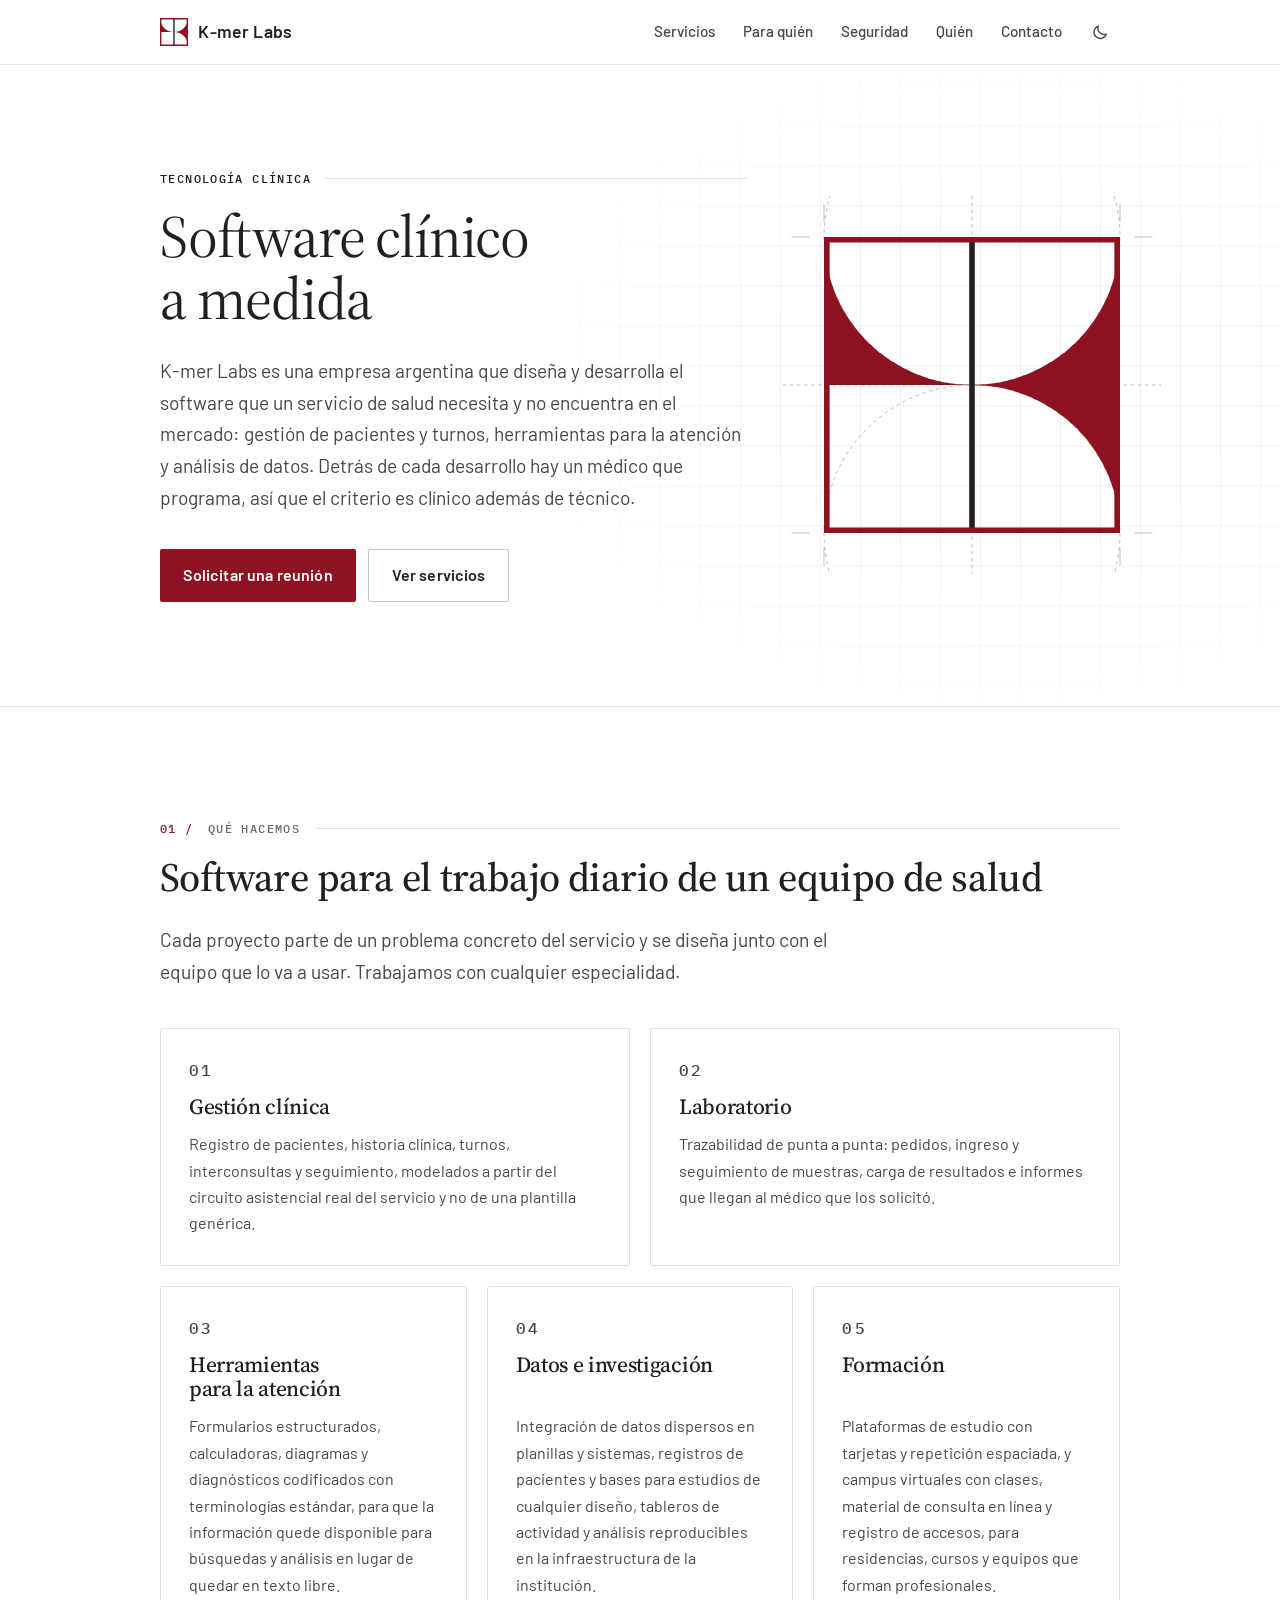
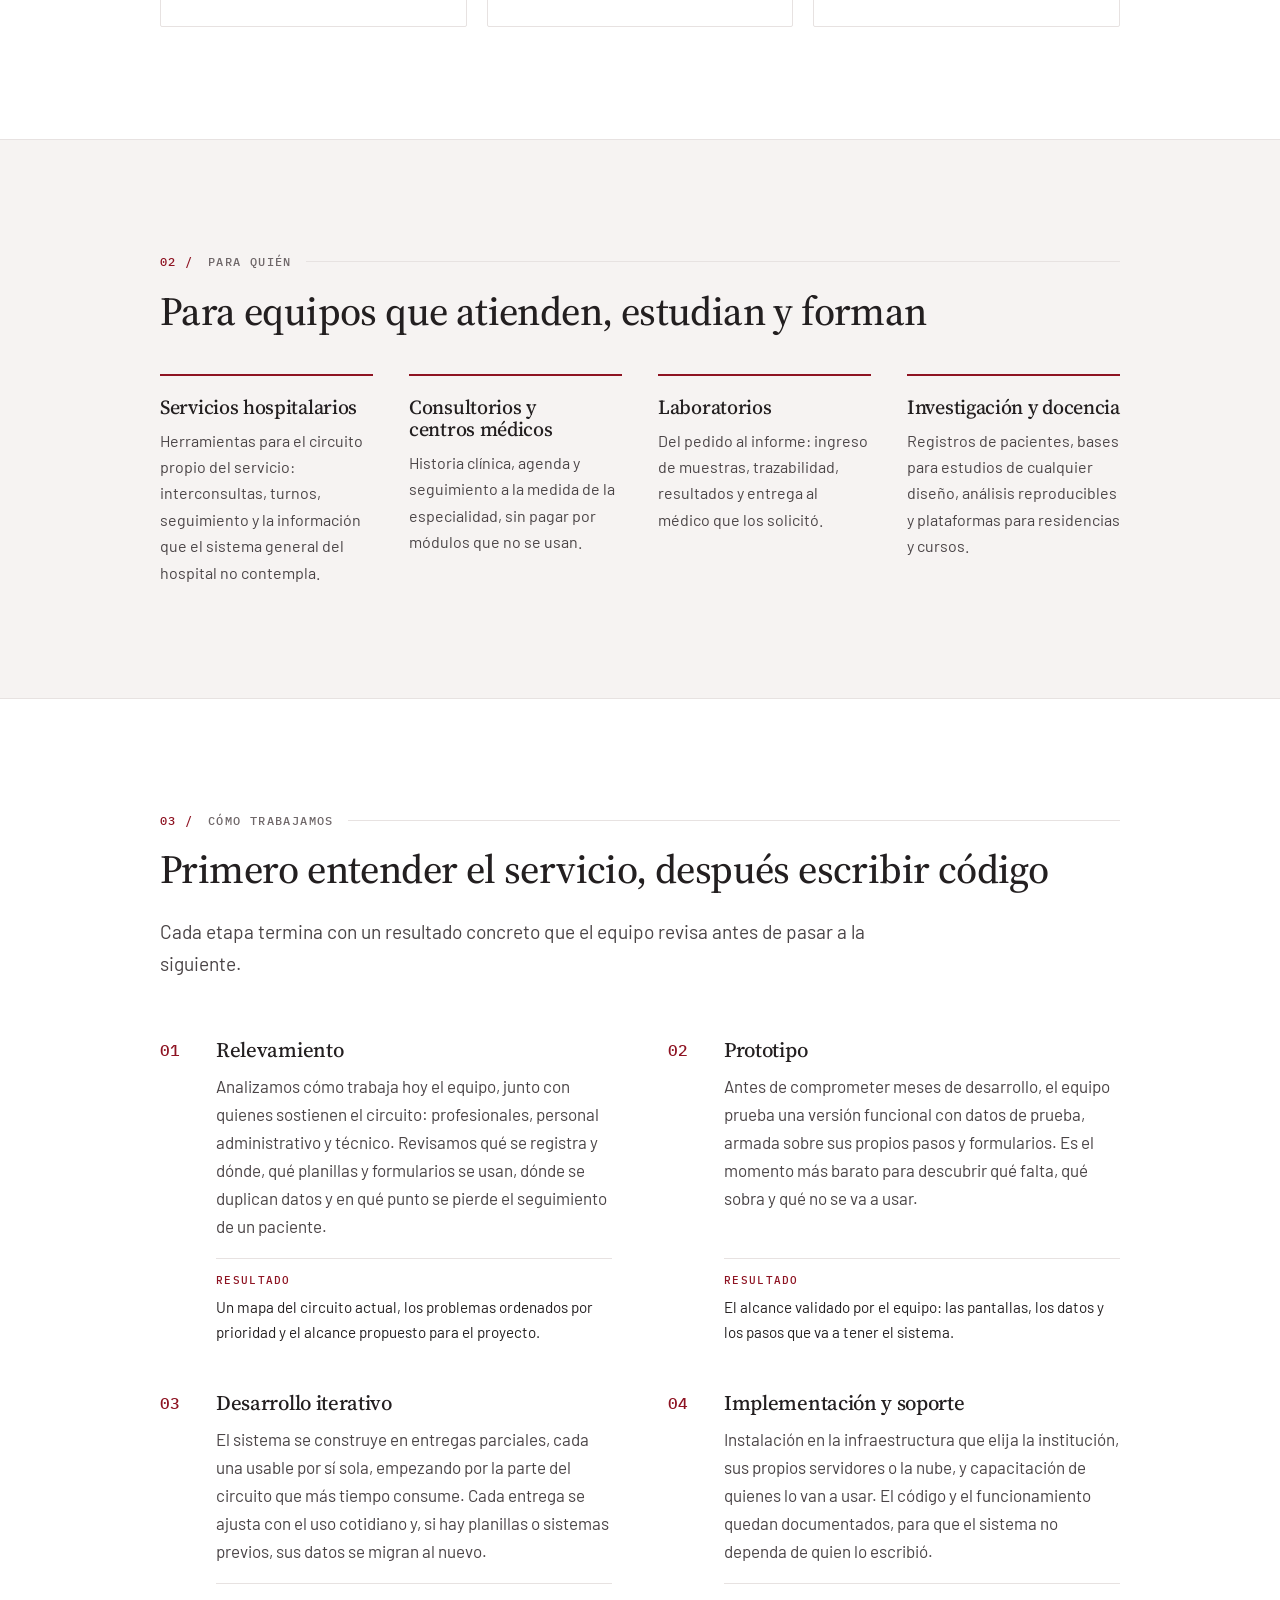
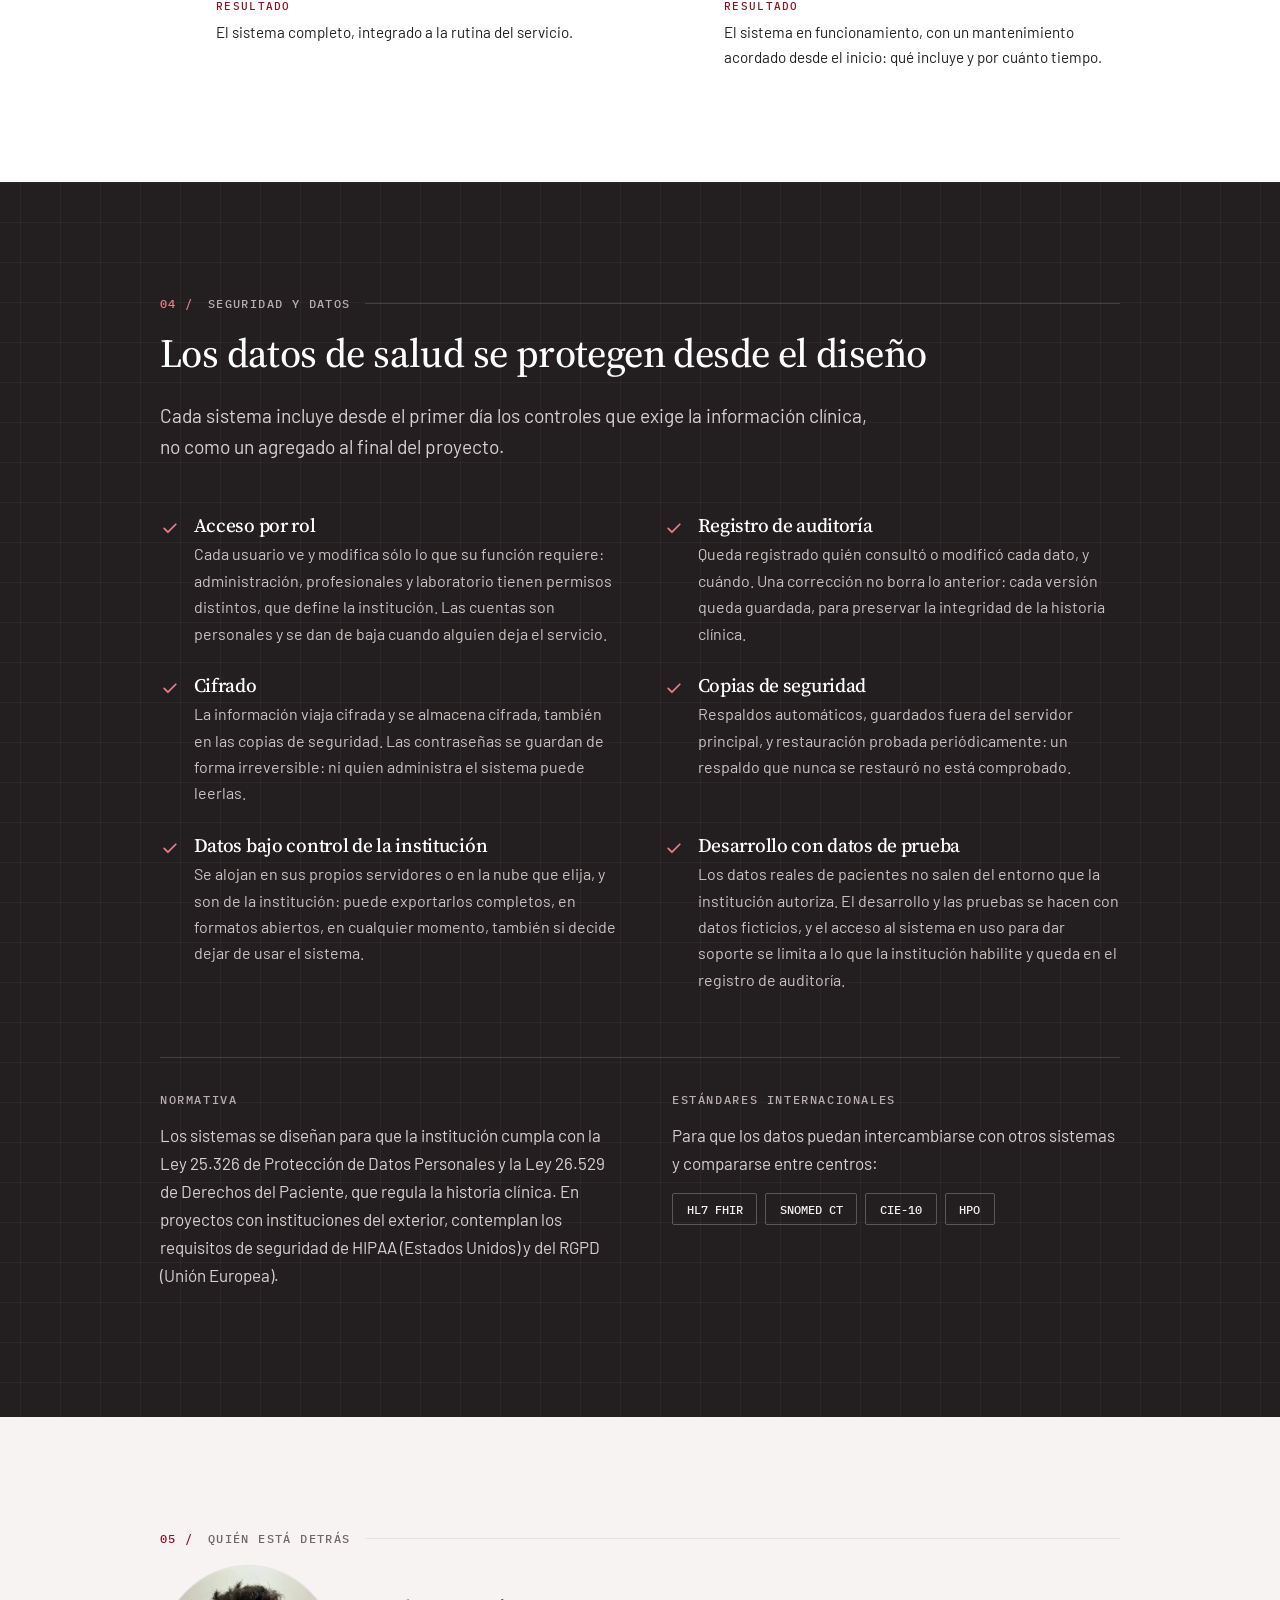
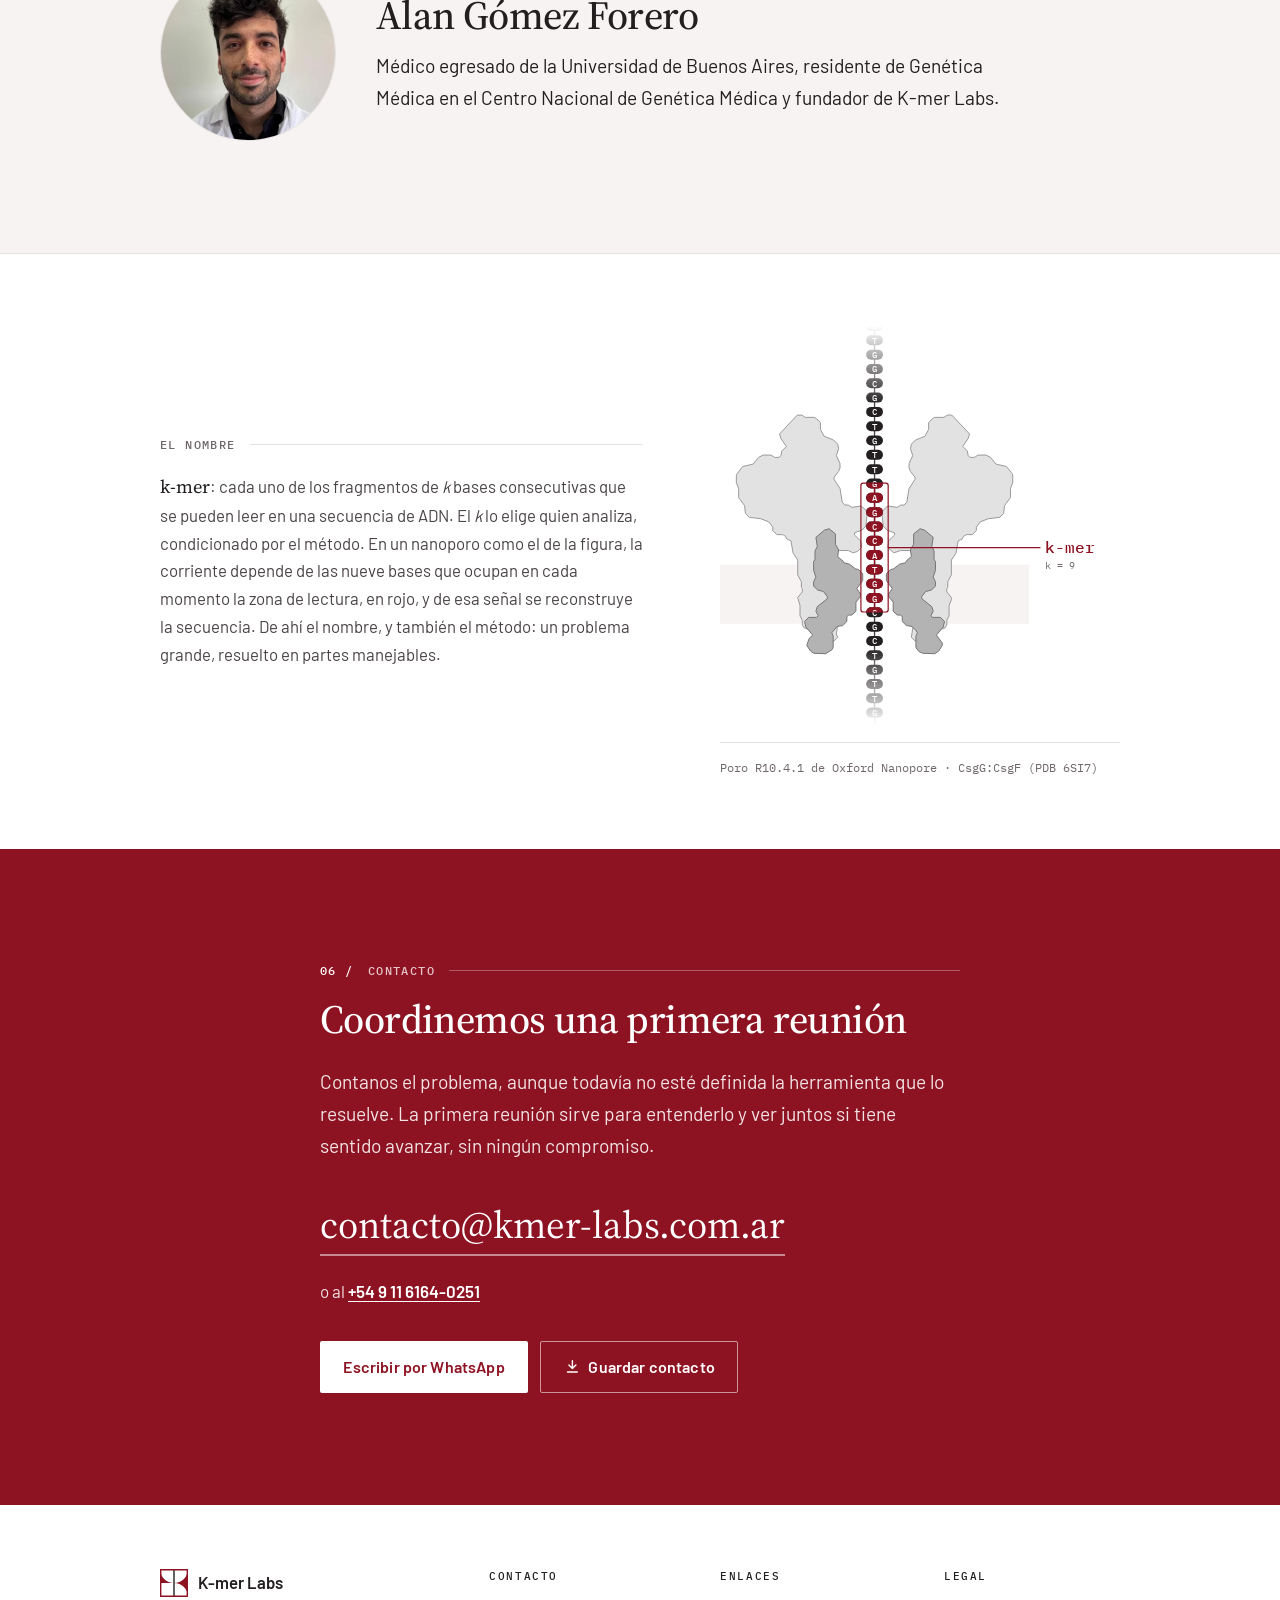
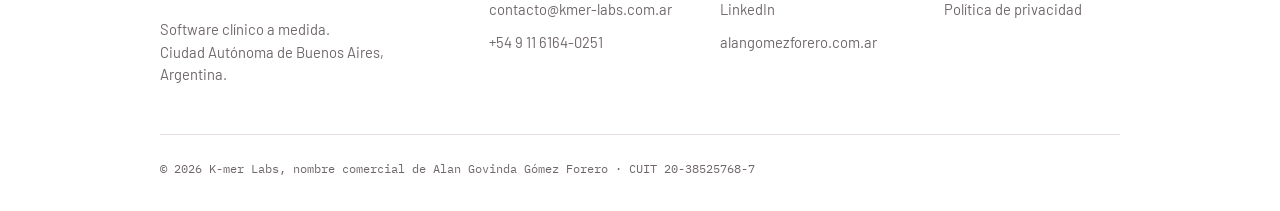
<file: index.html>
<!DOCTYPE html>
<html lang="es-AR">

<head>
    <meta charset="UTF-8">
    <meta name="viewport" content="width=device-width, initial-scale=1.0">
    <title>K-mer Labs | Software clínico a medida</title>
    <meta name="description"
        content="K-mer Labs diseña y desarrolla software clínico a medida para servicios de salud, consultorios, laboratorios e instituciones: gestión de pacientes y turnos, circuitos de laboratorio, herramientas para la consulta, investigación y formación.">

    <link rel="canonical" href="https://kmer-labs.com.ar/">
    <link rel="icon" href="favicon.ico" sizes="32x32">
    <link rel="icon" href="favicon.svg" type="image/svg+xml">
    <link rel="icon" href="favicon-192.png" sizes="192x192" type="image/png">
    <link rel="apple-touch-icon" href="apple-touch-icon.png">
    <meta name="theme-color" content="#8e1322">

    <meta property="og:type" content="website">
    <meta property="og:url" content="https://kmer-labs.com.ar/">
    <meta property="og:title" content="K-mer Labs | Software clínico a medida">
    <meta property="og:description"
        content="Herramientas de software para equipos de salud, pensadas desde la consulta.">
    <meta property="og:image" content="https://kmer-labs.com.ar/og.png">
    <meta property="og:locale" content="es_AR">
    <meta name="twitter:card" content="summary_large_image">

    <!-- Tema: se aplica antes de pintar para que no haya parpadeo -->
    <script>
        (function () {
            try {
                var saved = localStorage.getItem('theme');
                if (saved === 'dark' || saved === 'light') {
                    document.documentElement.setAttribute('data-theme', saved);
                }
            } catch (e) { /* localStorage bloqueado: queda la preferencia del sistema */ }
        }());
    </script>

    <!-- Las dos que se ven en la primera pantalla: que no esperen a la hoja de estilos -->
    <link rel="preload" href="fonts/source-serif-4-var.woff2" as="font" type="font/woff2" crossorigin>
    <link rel="preload" href="fonts/barlow-400.woff2" as="font" type="font/woff2" crossorigin>
    <!-- ?v=: GitHub Pages deja que el navegador guarde CSS y JS 10 minutos. Al cambiarlos,
         subir el número: si no, el HTML nuevo se ve un rato con los estilos viejos. -->
    <link rel="stylesheet" href="styles.css?v=21">

    <!-- Datos estructurados. WebSite le da a Google el nombre del sitio en los resultados;
         Organization y Person son lo que buscadores y asistentes de IA leen como ficha.
         Todo lo que dice acá tiene que estar también en el texto visible de la página. -->
    <script type="application/ld+json">
    {
      "@context": "https://schema.org",
      "@graph": [
        {
          "@type": "WebSite",
          "@id": "https://kmer-labs.com.ar/#website",
          "url": "https://kmer-labs.com.ar/",
          "name": "K-mer Labs",
          "alternateName": ["Kmer Labs", "kmer-labs.com.ar", "K-mer Labs, software clínico a medida"],
          "inLanguage": "es-AR",
          "publisher": { "@id": "https://kmer-labs.com.ar/#org" }
        },
        {
          "@type": "Organization",
          "@id": "https://kmer-labs.com.ar/#org",
          "name": "K-mer Labs",
          "alternateName": "Kmer Labs",
          "disambiguatingDescription": "Empresa argentina, con sede en Buenos Aires, que desarrolla software clínico a medida para servicios de salud, consultorios y laboratorios: historia clínica, turnos, circuitos de laboratorio y registros de pacientes.",
          "url": "https://kmer-labs.com.ar/",
          "logo": "https://kmer-labs.com.ar/apple-touch-icon.png",
          "image": "https://kmer-labs.com.ar/og.png",
          "slogan": "Software clínico a medida",
          "description": "Diseño y desarrollo de software clínico a medida para servicios de salud, consultorios, laboratorios e instituciones: gestión de pacientes y turnos, circuitos de laboratorio, herramientas para la consulta, investigación y formación. Lo dirige un médico que programa.",
          "email": "contacto@kmer-labs.com.ar",
          "telephone": "+54 9 11 6164-0251",
          "address": {
            "@type": "PostalAddress",
            "addressLocality": "Ciudad Autónoma de Buenos Aires",
            "addressCountry": "AR"
          },
          "areaServed": { "@type": "Country", "name": "Argentina" },
          "taxID": "20-38525768-7",
          "founder": { "@id": "https://kmer-labs.com.ar/#alan" },
          "knowsAbout": [
            "Software clínico", "Historia clínica electrónica", "Gestión de turnos",
            "Sistemas de información de laboratorio", "Registros de pacientes",
            "HL7 FHIR", "SNOMED CT", "CIE-10", "Human Phenotype Ontology (HPO)",
            "Ley 25.326 de Protección de Datos Personales", "Ley 26.529 de Derechos del Paciente",
            "Genética médica", "Bioinformática"
          ],
          "hasOfferCatalog": {
            "@type": "OfferCatalog",
            "name": "Servicios",
            "itemListElement": [
              { "@type": "Offer", "itemOffered": { "@type": "Service", "name": "Gestión clínica",
                "description": "Registro de pacientes, historia clínica, turnos, interconsultas y seguimiento, modelados a partir del circuito asistencial real del servicio." } },
              { "@type": "Offer", "itemOffered": { "@type": "Service", "name": "Laboratorio",
                "description": "Trazabilidad de punta a punta: pedidos, ingreso y seguimiento de muestras, carga de resultados e informes que llegan al médico que los solicitó." } },
              { "@type": "Offer", "itemOffered": { "@type": "Service", "name": "Herramientas para la atención",
                "description": "Formularios estructurados, calculadoras, diagramas y diagnósticos codificados con terminologías estándar." } },
              { "@type": "Offer", "itemOffered": { "@type": "Service", "name": "Datos e investigación",
                "description": "Integración de datos dispersos, registros de pacientes, bases para estudios, tableros de actividad y análisis reproducibles." } },
              { "@type": "Offer", "itemOffered": { "@type": "Service", "name": "Formación",
                "description": "Plataformas de estudio con tarjetas y repetición espaciada, y campus virtuales para residencias, cursos y equipos de salud." } }
            ]
          }
        },
        {
          "@type": "Person",
          "@id": "https://kmer-labs.com.ar/#alan",
          "name": "Alan Gómez Forero",
          "jobTitle": "Fundador",
          "description": "Médico egresado de la Universidad de Buenos Aires, residente de Genética Médica en el Centro Nacional de Genética Médica y fundador de K-mer Labs.",
          "url": "https://alangomezforero.com.ar",
          "image": "https://kmer-labs.com.ar/img/retrato.webp",
          "alumniOf": { "@type": "CollegeOrUniversity", "name": "Universidad de Buenos Aires" },
          "worksFor": { "@id": "https://kmer-labs.com.ar/#org" },
          "sameAs": ["https://alangomezforero.com.ar", "https://www.linkedin.com/in/alangomezforero/"]
        }
      ]
    }
    </script>
</head>

<body>
    <a class="skip-link" href="#main">Saltar al contenido</a>

    <!-- El logo, una sola vez: la barra y el pie lo usan con <use>. Los colores van en
         style para que tomen las variables del tema; los atributos no aceptan var(). -->
    <svg width="0" height="0" style="position:absolute" aria-hidden="true" focusable="false">
        <symbol id="kmer-mark" viewBox="0 0 100 100">
            <path style="fill:var(--mark-red)" d="M0 0A50 50 0 0 0 50 50H0Z" />
            <path style="fill:var(--mark-red)" d="M100 0V100A50 50 0 0 0 50 50A50 50 0 0 0 100 0Z" />
            <path style="fill:none;stroke:var(--mark-line);stroke-width:var(--mark-stroke, 1.9)" d="M50 0V100" />
            <path style="fill:none;stroke:var(--mark-red);stroke-width:var(--mark-stroke, 1.9)" d="M2.5 2.5H97.5V97.5H2.5Z" />
        </symbol>
    </svg>

    <!-- ============ Navegación ============ -->
    <nav class="nav" aria-label="Principal">
        <div class="wrap">
            <div class="nav__bar">
                <a class="nav__brand" href="#">
                    <svg class="brand-mark" viewBox="0 0 100 100" aria-hidden="true"><use href="#kmer-mark" /></svg>
                    K-mer Labs
                </a>

                <div class="nav__right">
                    <div class="nav__links">
                        <a href="#servicios">Servicios</a>
                        <a href="#para-quien">Para quién</a>
                        <a href="#seguridad">Seguridad</a>
                        <a href="#quien">Quién</a>
                        <a href="#contacto">Contacto</a>
                    </div>

                    <button class="icon-btn" id="theme-toggle" type="button" aria-label="Cambiar entre tema claro y oscuro">
                        <svg class="icon-sun" viewBox="0 0 24 24" fill="none" stroke="currentColor" stroke-width="1.8"
                            stroke-linecap="round" aria-hidden="true">
                            <circle cx="12" cy="12" r="4.2" />
                            <path d="M12 2v2M12 20v2M4.9 4.9l1.4 1.4M17.7 17.7l1.4 1.4M2 12h2M20 12h2M4.9 19.1l1.4-1.4M17.7 6.3l1.4-1.4" />
                        </svg>
                        <svg class="icon-moon" viewBox="0 0 24 24" fill="none" stroke="currentColor" stroke-width="1.8"
                            stroke-linecap="round" stroke-linejoin="round" aria-hidden="true">
                            <path d="M20 14.5A8.2 8.2 0 019.5 4a8.3 8.3 0 1010.5 10.5z" />
                        </svg>
                    </button>

                    <button class="icon-btn nav__toggle" id="nav-toggle" type="button" aria-expanded="false"
                        aria-controls="nav-mobile" aria-label="Abrir menú">
                        <svg viewBox="0 0 24 24" fill="none" stroke="currentColor" stroke-width="1.8"
                            stroke-linecap="round" aria-hidden="true">
                            <path d="M4 7h16M4 12h16M4 17h16" />
                        </svg>
                    </button>
                </div>
            </div>

            <div class="nav__mobile" id="nav-mobile">
                <a href="#servicios">Servicios</a>
                <a href="#para-quien">Para quién</a>
                <a href="#seguridad">Seguridad</a>
                <a href="#quien">Quién</a>
                <a href="#contacto">Contacto</a>
            </div>
        </div>
    </nav>

    <main id="main">

        <!-- ============ Hero ============ -->
        <header class="hero">
            <div class="wrap">
                <div class="hero__grid">
                    <div>
                        <p class="section__label">Tecnología clínica</p>
                        <h1 class="hero__title">Software clínico a medida</h1>
                        <p class="lead">
                            K-mer Labs es una empresa argentina que diseña y desarrolla el software que un servicio
                            de salud necesita y no encuentra en el mercado: gestión de pacientes y turnos,
                            herramientas para la atención y análisis de datos. Detrás de cada desarrollo hay un médico que programa, así que el criterio es
                            clínico además de técnico.
                        </p>
                        <div class="btn-row">
                            <a class="btn btn--primary" href="#contacto">Solicitar una reunión</a>
                            <a class="btn btn--ghost" href="#servicios">Ver servicios</a>
                        </div>
                    </div>

                    <!-- El logo de la tarjeta, que se dibuja solo: el marco desde arriba al
                         centro, el eje, y al final las dos curvas que forman la K. Detrás, como
                         en un plano, su construcción: los dos círculos de radio 50 de los que
                         salen las curvas, los ejes y las marcas de corte en las esquinas. -->
                    <svg class="hero__mark" viewBox="0 0 100 100" aria-hidden="true">
                        <defs>
                            <clipPath id="mk-clip"><rect x="-14" y="-14" width="128" height="128" /></clipPath>
                        </defs>
                        <g clip-path="url(#mk-clip)">
                            <circle class="mk-guide mk-guide--dash" cx="50" cy="0" r="50" />
                            <circle class="mk-guide mk-guide--dash" cx="50" cy="100" r="50" />
                            <path class="mk-guide mk-guide--dash" d="M-14 50H114M50 -14V114" />
                        </g>
                        <path class="mk-guide"
                            d="M-11 0H-5M0 -11V-5M105 0H111M100 -11V-5M-11 100H-5M0 105V111M105 100H111M100 105V111" />
                        <path class="mk-fill" style="--d:1.25s;--t:.7s" d="M0 0A50 50 0 0 0 50 50H0Z" />
                        <path class="mk-fill" style="--d:1.45s;--t:.7s" d="M100 0V100A50 50 0 0 0 50 50A50 50 0 0 0 100 0Z" />
                        <path class="mk-axis" pathLength="1" style="--d:.75s;--t:.6s" d="M50 0V100" />
                        <path class="mk-frame" pathLength="1" style="--d:.1s;--t:1.1s" d="M50 .95H99.05V99.05H.95V.95Z" />
                    </svg>
                </div>
            </div>
        </header>

        <!-- ============ Servicios ============ -->
        <section class="section" id="servicios">
            <div class="wrap">
                <p class="section__label">Qué hacemos</p>
                <h2 class="section__title">Software para el trabajo diario de un equipo de salud</h2>
                <p class="lead">
                    Cada proyecto parte de un problema concreto del servicio y se diseña junto con el equipo
                    que lo va a usar. Trabajamos con cualquier especialidad.
                </p>

                <!-- Cinco áreas: en la pantalla ancha, las dos de sistemas arriba y las tres de
                     apoyo abajo (la grilla está en styles.css). -->
                <div class="cards">
                    <article class="card">
                        <p class="card__num">01</p>
                        <h3>Gestión clínica</h3>
                        <p>
                            Registro de pacientes, historia clínica, turnos, interconsultas y seguimiento, modelados
                            a partir del circuito asistencial real del servicio y no de una plantilla genérica.
                        </p>
                    </article>

                    <article class="card">
                        <p class="card__num">02</p>
                        <h3>Laboratorio</h3>
                        <p>
                            Trazabilidad de punta a punta: pedidos, ingreso y seguimiento de muestras, carga de
                            resultados e informes que llegan al médico que los solicitó.
                        </p>
                    </article>

                    <article class="card">
                        <p class="card__num">03</p>
                        <h3>Herramientas para la atención</h3>
                        <p>
                            Formularios estructurados, calculadoras, diagramas y diagnósticos codificados con
                            terminologías estándar, para que la información quede disponible para búsquedas y
                            análisis en lugar de quedar en texto libre.
                        </p>
                    </article>

                    <article class="card">
                        <p class="card__num">04</p>
                        <h3>Datos e investigación</h3>
                        <p>
                            Integración de datos dispersos en planillas y sistemas, registros de pacientes y bases
                            para estudios de cualquier diseño, tableros de actividad y análisis reproducibles en
                            la infraestructura de la institución.
                        </p>
                    </article>

                    <article class="card">
                        <p class="card__num">05</p>
                        <h3>Formación</h3>
                        <p>
                            Plataformas de estudio con tarjetas y repetición espaciada, y campus virtuales con clases,
                            material de consulta en línea y registro de accesos, para residencias, cursos y equipos
                            que forman profesionales.
                        </p>
                    </article>
                </div>
            </div>
        </section>

        <!-- ============ Para quién ============ -->
        <!-- Los cuatro tipos de equipo que pueden contratar. Cada uno con el problema
             que suele traer, para que quien lee se reconozca en una línea. -->
        <section class="section section--sunken" id="para-quien">
            <div class="wrap">
                <p class="section__label">Para quién</p>
                <h2 class="section__title">Para equipos que atienden, estudian y forman</h2>

                <ul class="audience">
                    <li>
                        <h3>Servicios hospitalarios</h3>
                        <p>
                            Herramientas para el circuito propio del servicio: interconsultas, turnos, seguimiento y
                            la información que el sistema general del hospital no contempla.
                        </p>
                    </li>
                    <li>
                        <h3>Consultorios y centros médicos</h3>
                        <p>
                            Historia clínica, agenda y seguimiento a la medida de la especialidad, sin pagar por
                            módulos que no se usan.
                        </p>
                    </li>
                    <li>
                        <h3>Laboratorios</h3>
                        <p>
                            Del pedido al informe: ingreso de muestras, trazabilidad, resultados y entrega al médico
                            que los solicitó.
                        </p>
                    </li>
                    <li>
                        <h3>Investigación y docencia</h3>
                        <p>
                            Registros de pacientes, bases para estudios de cualquier diseño, análisis
                            reproducibles y plataformas para residencias y cursos.
                        </p>
                    </li>
                </ul>
            </div>
        </section>

        <!-- ============ Cómo trabajamos ============ -->
        <section class="section" id="proceso">
            <div class="wrap">
                <p class="section__label">Cómo trabajamos</p>
                <h2 class="section__title">Primero entender el servicio, después escribir código</h2>
                <p class="lead">
                    Cada etapa termina con un resultado concreto que el equipo revisa antes de pasar a la
                    siguiente.
                </p>

                <!-- Cada paso: qué se hace y, abajo, con qué se cierra. En dos columnas los
                     resultados de la misma fila quedan a la misma altura (subgrid). -->
                <ol class="steps">
                    <li class="steps__item">
                        <h3>Relevamiento</h3>
                        <p>
                            Analizamos cómo trabaja hoy el equipo, junto con quienes sostienen el circuito:
                            profesionales, personal administrativo y técnico. Revisamos qué se registra y dónde, qué
                            planillas y formularios se usan, dónde se duplican datos y en qué punto se pierde el
                            seguimiento de un paciente.
                        </p>
                        <p class="steps__out"><span>Resultado</span>Un mapa del circuito actual, los problemas
                            ordenados por prioridad y el alcance propuesto para el proyecto.</p>
                    </li>
                    <li class="steps__item">
                        <h3>Prototipo</h3>
                        <p>
                            Antes de comprometer meses de desarrollo, el equipo prueba una versión funcional con
                            datos de prueba, armada sobre sus propios pasos y formularios. Es el momento más barato
                            para descubrir qué falta, qué sobra y qué no se va a usar.
                        </p>
                        <p class="steps__out"><span>Resultado</span>El alcance validado por el equipo: las
                            pantallas, los datos y los pasos que va a tener el sistema.</p>
                    </li>
                    <li class="steps__item">
                        <h3>Desarrollo iterativo</h3>
                        <p>
                            El sistema se construye en entregas parciales, cada una usable por sí sola, empezando por
                            la parte del circuito que más tiempo consume. Cada entrega se ajusta con el uso cotidiano
                            y, si hay planillas o sistemas previos, sus datos se migran al nuevo.
                        </p>
                        <p class="steps__out"><span>Resultado</span>El sistema completo, integrado a la rutina del
                            servicio.</p>
                    </li>
                    <li class="steps__item">
                        <h3>Implementación y soporte</h3>
                        <p>
                            Instalación en la infraestructura que elija la institución, sus propios servidores o la
                            nube, y capacitación de quienes lo van a usar. El código y el funcionamiento quedan
                            documentados, para que el sistema no dependa de quien lo escribió.
                        </p>
                        <p class="steps__out"><span>Resultado</span>El sistema en funcionamiento, con un
                            mantenimiento acordado desde el inicio: qué incluye y por cuánto tiempo.</p>
                    </li>
                </ol>
            </div>
        </section>

        <!-- ============ Seguridad y datos ============ -->
        <!-- La única franja oscura del sitio: es la sección que más tiene que pesar para
             quien va a confiar datos de pacientes. Las normas se nombran como lo que el
             sistema le permite cumplir a la institución, que es la obligada; K-mer Labs
             no tiene certificaciones propias que declarar. -->
        <section class="section section--ink" id="seguridad">
            <div class="wrap">
                <p class="section__label">Seguridad y datos</p>
                <h2 class="section__title">Los datos de salud se protegen desde el diseño</h2>
                <p class="lead">
                    Cada sistema incluye desde el primer día los controles que exige la información clínica, no
                    como un agregado al final del proyecto.
                </p>

                <ul class="practices">
                    <li>
                        <svg viewBox="0 0 24 24" fill="none" stroke="currentColor" stroke-width="2"
                            stroke-linecap="round" stroke-linejoin="round" aria-hidden="true">
                            <path d="M5 12.5l4.5 4.5L19 7.5" />
                        </svg>
                        <h3>Acceso por rol</h3>
                        <p>
                            Cada usuario ve y modifica sólo lo que su función requiere: administración,
                            profesionales y laboratorio tienen permisos distintos, que define la institución. Las
                            cuentas son personales y se dan de baja cuando alguien deja el servicio.
                        </p>
                    </li>
                    <li>
                        <svg viewBox="0 0 24 24" fill="none" stroke="currentColor" stroke-width="2"
                            stroke-linecap="round" stroke-linejoin="round" aria-hidden="true">
                            <path d="M5 12.5l4.5 4.5L19 7.5" />
                        </svg>
                        <h3>Registro de auditoría</h3>
                        <p>
                            Queda registrado quién consultó o modificó cada dato, y cuándo. Una corrección no borra
                            lo anterior: cada versión queda guardada, para preservar la integridad de la historia
                            clínica.
                        </p>
                    </li>
                    <li>
                        <svg viewBox="0 0 24 24" fill="none" stroke="currentColor" stroke-width="2"
                            stroke-linecap="round" stroke-linejoin="round" aria-hidden="true">
                            <path d="M5 12.5l4.5 4.5L19 7.5" />
                        </svg>
                        <h3>Cifrado</h3>
                        <p>
                            La información viaja cifrada y se almacena cifrada, también en las copias de
                            seguridad. Las contraseñas se guardan de forma irreversible: ni quien administra el
                            sistema puede leerlas.
                        </p>
                    </li>
                    <li>
                        <svg viewBox="0 0 24 24" fill="none" stroke="currentColor" stroke-width="2"
                            stroke-linecap="round" stroke-linejoin="round" aria-hidden="true">
                            <path d="M5 12.5l4.5 4.5L19 7.5" />
                        </svg>
                        <h3>Copias de seguridad</h3>
                        <p>
                            Respaldos automáticos, guardados fuera del servidor principal, y restauración probada
                            periódicamente: un respaldo que nunca se restauró no está comprobado.
                        </p>
                    </li>
                    <li>
                        <svg viewBox="0 0 24 24" fill="none" stroke="currentColor" stroke-width="2"
                            stroke-linecap="round" stroke-linejoin="round" aria-hidden="true">
                            <path d="M5 12.5l4.5 4.5L19 7.5" />
                        </svg>
                        <h3>Datos bajo control de la institución</h3>
                        <p>
                            Se alojan en sus propios servidores o en la nube que elija, y son de la institución:
                            puede exportarlos completos, en formatos abiertos, en cualquier momento, también si
                            decide dejar de usar el sistema.
                        </p>
                    </li>
                    <li>
                        <svg viewBox="0 0 24 24" fill="none" stroke="currentColor" stroke-width="2"
                            stroke-linecap="round" stroke-linejoin="round" aria-hidden="true">
                            <path d="M5 12.5l4.5 4.5L19 7.5" />
                        </svg>
                        <h3>Desarrollo con datos de prueba</h3>
                        <p>
                            Los datos reales de pacientes no salen del entorno que la institución autoriza. El
                            desarrollo y las pruebas se hacen con datos ficticios, y el acceso al sistema en uso
                            para dar soporte se limita a lo que la institución habilite y queda en el registro de
                            auditoría.
                        </p>
                    </li>
                </ul>

                <div class="compliance">
                    <div>
                        <h3>Normativa</h3>
                        <p>
                            Los sistemas se diseñan para que la institución cumpla con la Ley 25.326 de Protección
                            de Datos Personales y la Ley 26.529 de Derechos del Paciente, que regula la historia
                            clínica. En proyectos con instituciones del exterior, contemplan los requisitos de
                            seguridad de HIPAA (Estados Unidos) y del RGPD (Unión Europea).
                        </p>
                    </div>
                    <div>
                        <h3>Estándares internacionales</h3>
                        <p>Para que los datos puedan intercambiarse con otros sistemas y compararse entre centros:</p>
                        <ul class="tags">
                            <li>HL7 FHIR</li>
                            <li>SNOMED CT</li>
                            <li>CIE-10</li>
                            <li>HPO</li>
                        </ul>
                    </div>
                </div>
            </div>
        </section>

        <!-- ============ Quién ============ -->
        <section class="section section--sunken" id="quien">
            <div class="wrap">
                <p class="section__label">Quién está detrás</p>

                <!-- Foto y una línea: el detalle (formación, matrícula, trabajos) está en
                     su sitio personal, enlazado desde el pie. -->
                <div class="profile">
                    <img class="profile__photo" src="img/retrato.webp?v=3" width="480" height="480"
                        alt="Retrato de Alan Gómez Forero" loading="lazy" decoding="async">
                    <div>
                        <h2 class="section__title">Alan Gómez Forero</h2>
                        <p class="lead">
                            Médico egresado de la Universidad de Buenos Aires, residente de Genética Médica en el
                            Centro Nacional de Genética Médica y fundador de K-mer Labs.
                        </p>
                    </div>
                </div>
            </div>
        </section>

        <!-- ============ El nombre ============ -->
        <!-- Un nanoporo lee de a k-mers: la corriente depende de las bases que ocupan sus cabezales
             de lectura. La figura es el poro R10.4.1, el de dos cabezales, en versión mínima: la
             hebra baja y lo único señalado es el k-mer que está entrando. Es de 9 bases, como el
             modelo de poro de ONT para el R10.4.1: centrado entre las dos constricciones, que están
             a 29 Å, las abarca a las dos con dos bases de contexto de cada lado. Va al final, justo
             antes del contacto. La animación completa, con los dos poros, el motor y la señal, era
             poro.html: ya no se publica, y queda en el historial (git show a001213:poro.html). -->
        <section class="kmer" aria-labelledby="kmer-titulo">
            <div class="wrap kmer__grid">
                <div>
                    <p class="section__label" id="kmer-titulo">El nombre</p>
                    <p class="kmer__def">
                        <dfn>k-mer</dfn>: cada uno de los fragmentos de <i>k</i> bases consecutivas que se pueden
                        leer en una secuencia de ADN. El <i>k</i> lo elige quien analiza, condicionado por el
                        método. En un nanoporo como el de la figura, la corriente depende de las nueve bases que
                        ocupan en cada momento la zona de lectura, en rojo, y de esa señal se reconstruye la
                        secuencia. De ahí el nombre, y también el método: un problema grande, resuelto en partes
                        manejables.
                    </p>
                </div>

                <!-- Todo en angstroms. Las proteínas son el corte de CsgG y del péptido de CsgF de PDB
                     6SI7, tal cual salen del bloque «geometria» de la animación completa; su grupo da vuelta el eje
                     porque ahí z crece hacia arriba. La hebra la arma el script del final: una copia en tinta, que se desvanece
                     en las puntas, y otra en rojo recortada a la ventana, que es el k-mer. -->
                <figure class="kmer__fig" id="kmer-fig">
                    <svg class="poro-min" viewBox="-68 -80 176 176" role="img"
                        aria-label="Esquema de un nanoporo: la hebra de ADN atraviesa el poro R10.4.1 de arriba hacia abajo y las nueve bases que abarcan sus dos cabezales de lectura, el k-mer, aparecen resaltadas.">
                        <defs>
                            <clipPath id="kmer-ventana"><rect x="-6" y="-10.85" width="12" height="56.7" /></clipPath>
                            <linearGradient id="hebra-fundido" x1="0" y1="-80" x2="0" y2="96" gradientUnits="userSpaceOnUse">
                                <stop offset="0" stop-color="#fff" stop-opacity="0" />
                                <stop offset=".2" stop-color="#fff" />
                                <stop offset=".8" stop-color="#fff" />
                                <stop offset="1" stop-color="#fff" stop-opacity="0" />
                            </linearGradient>
                            <mask id="hebra-mascara" maskUnits="userSpaceOnUse" x="-68" y="-80" width="176" height="176">
                                <rect x="-68" y="-80" width="176" height="176" fill="url(#hebra-fundido)" />
                            </mask>
                        </defs>

                        <rect class="pm-memb" x="-68" y="25" width="42" height="26" />
                        <rect class="pm-memb" x="26" y="25" width="42" height="26" />
                        <g transform="scale(1 -1)">
                            <path class="pm-proteina" d="M-23.5,-57.8 L-18.0,-58.8 L-16.2,-57.0 L-16.8,-55.5 L-16.2,-51.5 L-17.2,-50.0 L-17.2,-46.0 L-17.8,-45.5 L-17.8,-43.5 L-16.8,-42.0 L-16.8,-40.0 L-19.2,-36.5 L-21.2,-35.0 L-21.2,-34.0 L-20.2,-32.5 L-20.8,-26.0 L-19.8,-23.5 L-19.8,-21.5 L-18.8,-19.5 L-18.8,-17.5 L-17.5,-16.8 L-15.5,-18.8 L-11.5,-18.8 L-9.5,-19.8 L-7.5,-19.2 L-5.8,-17.5 L-5.8,-16.0 L-6.2,-14.5 L-8.8,-12.0 L-8.8,-11.0 L-5.5,-9.8 L-3.8,-8.0 L-3.2,-2.0 L-3.8,-1.0 L-6.0,0.8 L-10.0,0.2 L-11.5,1.2 L-13.0,1.2 L-14.2,2.5 L-15.2,8.5 L-17.8,12.5 L-17.8,13.5 L-15.8,16.0 L-15.2,17.5 L-15.2,19.5 L-16.8,23.0 L-15.8,26.0 L-16.2,28.0 L-18.0,29.8 L-22.2,31.5 L-23.8,34.5 L-23.8,37.5 L-25.5,39.2 L-26.5,39.8 L-30.5,39.8 L-32.0,40.8 L-34.0,40.8 L-41.8,32.5 L-41.2,30.5 L-38.8,27.0 L-40.8,25.0 L-41.2,23.0 L-42.0,22.2 L-44.0,22.2 L-45.5,23.2 L-49.0,23.2 L-51.0,22.2 L-53.5,19.2 L-58.0,18.2 L-60.8,14.5 L-60.8,11.0 L-59.8,8.5 L-59.8,4.5 L-57.2,1.0 L-56.8,-2.5 L-55.0,-4.2 L-50.0,-4.8 L-46.5,-6.2 L-44.8,-8.5 L-44.8,-10.0 L-43.0,-11.8 L-40.5,-11.8 L-39.5,-12.2 L-38.5,-13.8 L-36.8,-14.5 L-35.8,-20.0 L-33.8,-23.0 L-33.8,-29.5 L-32.2,-32.5 L-32.2,-35.0 L-31.8,-35.5 L-31.8,-37.0 L-33.8,-39.5 L-32.8,-43.0 L-32.8,-47.5 L-31.8,-49.5 L-31.8,-51.5 L-31.0,-52.8 L-27.0,-54.2 L-23.5,-57.8 Z" />
                            <path class="pm-proteina" d="M17.8,-58.5 L20.0,-58.8 L20.5,-58.2 L22.5,-58.2 L27.0,-54.2 L31.0,-52.8 L31.8,-51.5 L31.8,-49.5 L32.8,-47.5 L32.8,-43.0 L33.8,-40.5 L33.8,-39.5 L31.8,-37.0 L31.8,-35.5 L32.2,-35.0 L32.2,-32.5 L33.8,-29.5 L33.8,-23.0 L35.8,-20.0 L36.8,-14.5 L38.5,-13.8 L39.2,-12.5 L40.5,-11.8 L43.0,-11.8 L44.8,-10.0 L44.8,-8.5 L46.5,-6.2 L50.0,-4.8 L55.0,-4.2 L56.8,-2.5 L57.2,1.0 L59.8,4.5 L59.8,8.5 L60.8,11.0 L60.8,14.5 L60.2,15.5 L58.0,18.2 L53.5,19.2 L51.0,22.2 L49.0,23.2 L45.5,23.2 L44.0,22.2 L42.0,22.2 L41.2,23.0 L40.8,25.0 L38.8,27.0 L41.2,30.5 L41.8,32.5 L34.0,40.8 L32.0,40.8 L30.5,39.8 L26.5,39.8 L25.5,39.2 L23.8,37.5 L23.8,34.5 L22.2,31.5 L18.0,29.8 L16.2,28.0 L15.8,26.0 L16.8,23.0 L15.2,19.5 L15.2,17.5 L15.8,16.0 L17.8,13.5 L17.8,12.5 L15.2,8.5 L14.2,2.5 L13.0,1.2 L11.5,1.2 L10.0,0.2 L6.0,0.8 L5.0,0.2 L3.2,-2.0 L3.8,-8.0 L5.5,-9.8 L8.8,-11.0 L8.8,-12.0 L6.2,-14.5 L5.8,-17.5 L8.5,-19.8 L11.5,-18.8 L15.5,-18.8 L17.5,-16.8 L18.8,-17.5 L18.8,-19.5 L19.8,-21.5 L19.8,-23.5 L20.8,-26.0 L20.2,-32.5 L21.2,-34.0 L21.2,-35.0 L19.2,-36.5 L16.8,-40.0 L16.8,-42.0 L17.8,-43.5 L17.8,-45.5 L17.2,-46.0 L17.2,-50.0 L16.2,-51.5 L16.8,-53.0 L16.2,-57.0 L17.8,-58.5 Z" />
                            <path class="pm-proteina pm-proteina--f" d="M-26.8,-64.0 L-21.5,-64.2 L-18.8,-62.5 L-18.2,-61.5 L-18.2,-56.5 L-18.8,-55.0 L-16.5,-52.2 L-14.0,-51.8 L-12.2,-50.0 L-12.2,-48.0 L-11.5,-47.2 L-10.0,-47.2 L-8.2,-45.5 L-8.2,-41.5 L-6.2,-39.0 L-6.2,-38.0 L-7.8,-35.5 L-5.2,-32.0 L-5.2,-29.0 L-7.0,-27.2 L-8.5,-26.8 L-11.0,-24.8 L-13.5,-24.2 L-13.8,-23.5 L-16.2,-21.5 L-15.8,-18.5 L-17.2,-16.0 L-17.2,-11.5 L-20.0,-9.2 L-22.0,-9.8 L-25.8,-13.0 L-25.2,-17.0 L-26.2,-19.0 L-26.2,-23.0 L-26.8,-23.5 L-26.8,-27.5 L-25.8,-30.5 L-26.8,-32.5 L-26.8,-34.5 L-25.0,-36.2 L-22.5,-36.8 L-20.8,-39.0 L-20.8,-40.0 L-25.2,-43.5 L-25.8,-45.5 L-24.8,-47.5 L-25.5,-48.2 L-29.0,-48.2 L-30.8,-50.0 L-30.2,-52.5 L-27.2,-56.0 L-28.8,-57.5 L-29.8,-60.5 L-28.2,-63.0 L-26.8,-64.0 Z" />
                            <path class="pm-proteina pm-proteina--f" d="M21.2,-64.0 L26.5,-64.2 L28.2,-63.0 L29.8,-60.5 L29.8,-59.5 L27.2,-56.0 L30.2,-52.5 L30.8,-50.0 L29.0,-48.2 L25.5,-48.2 L24.8,-47.5 L25.8,-45.5 L25.2,-43.5 L20.8,-40.0 L20.8,-39.0 L22.5,-36.8 L25.0,-36.2 L26.8,-34.5 L26.8,-32.5 L25.8,-30.5 L26.8,-27.5 L26.8,-23.5 L26.2,-23.0 L26.2,-19.0 L25.2,-17.0 L25.8,-13.0 L22.0,-9.8 L20.0,-9.2 L17.2,-11.5 L17.2,-16.0 L15.8,-18.5 L16.2,-21.5 L14.5,-22.8 L13.5,-24.2 L11.0,-24.8 L8.5,-26.8 L7.0,-27.2 L5.2,-29.0 L5.2,-32.0 L7.8,-35.5 L6.2,-38.0 L6.2,-39.0 L8.2,-41.5 L8.2,-45.5 L10.0,-47.2 L11.5,-47.2 L12.2,-48.0 L12.2,-50.0 L14.0,-51.8 L16.5,-52.2 L18.2,-54.0 L18.8,-55.0 L18.2,-56.5 L18.2,-61.5 L19.5,-63.2 L21.2,-64.0 Z" />
                        </g>

                        <g mask="url(#hebra-mascara)"><g class="pm-hebra" id="hebra"></g></g>
                        <g clip-path="url(#kmer-ventana)"><g class="pm-hebra pm-hebra--leida" id="hebra-leida"></g></g>

                        <!-- lo único señalado: la ventana de nueve bases (9 × 6,3 Å), centrada entre las
                             constricciones de CsgG (z = −3) y de CsgF (z = −32) -->
                        <rect class="pm-ventana" x="-6" y="-10.85" width="12" height="56.7" rx="1" />
                        <path class="pm-guia" d="M6 17.5H73" />
                        <text class="pm-kmer" x="75" y="19.9">k-mer</text>
                        <text class="pm-k" x="75" y="27">k = 9</text>
                    </svg>
                    <!-- El poro comercial es una variante sin estructura pública: lo que se dibuja es
                         la estructura de referencia publicada (Van der Verren et al. 2020) -->
                    <figcaption class="kmer__cap">Poro R10.4.1 de Oxford Nanopore · CsgG:CsgF&nbsp;(PDB&nbsp;6SI7)</figcaption>
                </figure>
            </div>
        </section>

    </main>

    <!-- ============ Contacto ============ -->
    <!-- El dorso de la tarjeta: fondo rojo, «Guardá mi contacto» -->
    <section class="section contact" id="contacto">
        <div class="wrap wrap--narrow">
            <p class="section__label">Contacto</p>
            <h2 class="section__title">Coordinemos una primera reunión</h2>
            <p class="lead">
                Contanos el problema, aunque todavía no esté definida la herramienta que lo resuelve. La
                primera reunión sirve para entenderlo y ver juntos si tiene sentido avanzar, sin ningún
                compromiso.
            </p>
            <p>
                <a class="contact__mail" href="mailto:contacto@kmer-labs.com.ar">contacto@kmer-labs.com.ar</a>
            </p>
            <p class="contact__phone">
                o al <a href="tel:+5491161640251">+54 9 11 6164-0251</a>
            </p>
            <div class="btn-row">
                <a class="btn btn--light" href="https://wa.me/5491161640251" target="_blank" rel="noopener">
                    Escribir por WhatsApp
                </a>
                <a class="btn btn--outline-light" href="alan-gomez-forero.vcf" download>
                    <svg viewBox="0 0 24 24" fill="none" stroke="currentColor" stroke-width="2"
                        stroke-linecap="round" stroke-linejoin="round" aria-hidden="true">
                        <path d="M12 4v11M7 10l5 5 5-5M5 20h14" />
                    </svg>
                    Guardar contacto
                </a>
            </div>
        </div>
    </section>

    <!-- Pie: marca, contacto, enlaces y legales. K-mer Labs todavía no es una sociedad:
         factura Alan como monotributista, y eso es lo que dice la última línea. -->
    <footer class="foot">
        <div class="wrap">
            <div class="foot__grid">
                <div>
                    <span class="foot__brand">
                        <svg class="brand-mark" viewBox="0 0 100 100" aria-hidden="true"><use href="#kmer-mark" /></svg>
                        K-mer Labs
                    </span>
                    <p class="foot__tag">Software clínico a medida.<br>Ciudad Autónoma de Buenos Aires, Argentina.</p>
                </div>

                <div>
                    <h2 class="foot__h">Contacto</h2>
                    <ul class="foot__list">
                        <li><a href="mailto:contacto@kmer-labs.com.ar">contacto@kmer-labs.com.ar</a></li>
                        <li><a href="tel:+5491161640251">+54 9 11 6164-0251</a></li>
                    </ul>
                </div>

                <div>
                    <h2 class="foot__h">Enlaces</h2>
                    <ul class="foot__list">
                        <li><a href="https://www.linkedin.com/in/alangomezforero/" target="_blank" rel="noopener">LinkedIn</a></li>
                        <li><a href="https://alangomezforero.com.ar/">alangomezforero.com.ar</a></li>
                    </ul>
                </div>

                <div>
                    <h2 class="foot__h">Legal</h2>
                    <ul class="foot__list">
                        <li><a href="privacidad.html">Política de privacidad</a></li>
                    </ul>
                </div>
            </div>

            <p class="foot__legal">
                © 2026 K-mer Labs, nombre comercial de Alan Govinda Gómez Forero · CUIT 20-38525768-7
            </p>
        </div>
    </footer>

    <script>
        // Tema: alterna y recuerda la elección
        (function () {
            var btn = document.getElementById('theme-toggle');
            if (!btn) { return; }

            btn.addEventListener('click', function () {
                var root = document.documentElement;
                var explicit = root.getAttribute('data-theme');
                var isDark = explicit
                    ? explicit === 'dark'
                    : window.matchMedia('(prefers-color-scheme: dark)').matches;
                var next = isDark ? 'light' : 'dark';

                root.setAttribute('data-theme', next);
                try { localStorage.setItem('theme', next); } catch (e) { /* sin persistencia */ }
            });
        }());

        // Poro mínimo (sección «El nombre»): las dos copias de la hebra son la misma fila de
        // bases, una en tinta y otra en rojo recortada a la ventana del k-mer. El CSS las baja un
        // período entero de la secuencia y vuelve a empezar: como la fila repite la secuencia,
        // el salto no se ve.
        (function () {
            var hebras = [document.getElementById('hebra'), document.getElementById('hebra-leida')];
            if (!hebras[0] || !hebras[1]) { return; }

            var NS = 'http://www.w3.org/2000/svg';
            var SEQ = 'ATGGCGCTGTTGAGCC';           // 16 bases: el período del loop, 16 × 6,3 Å
            var PASO = 6.3;                          // Å por base en la hebra simple estirada
            var DESDE = -80 - SEQ.length * PASO;     // un período por encima del borde, para el loop
            var HASTA = 96;

            function trazo(tag, attrs, padre) {
                var e = document.createElementNS(NS, tag);
                for (var k in attrs) { e.setAttribute(k, attrs[k]); }
                padre.appendChild(e);
                return e;
            }

            hebras.forEach(function (hebra) {
                trazo('line', { class: 'pm-eje', x1: 0, y1: DESDE, x2: 0, y2: HASTA }, hebra);
                for (var i = 0, y = DESDE; y <= HASTA; i++, y += PASO) {
                    trazo('line', { class: 'pm-base', x1: -1.5, y1: y, x2: 1.5, y2: y }, hebra);
                    trazo('text', { class: 'pm-letra', x: 0, y: y }, hebra).textContent = SEQ[i % SEQ.length];
                }
            });
        }());

        // Menú móvil
        (function () {
            var btn = document.getElementById('nav-toggle');
            var menu = document.getElementById('nav-mobile');
            if (!btn || !menu) { return; }

            function close() {
                menu.classList.remove('is-open');
                btn.setAttribute('aria-expanded', 'false');
                btn.setAttribute('aria-label', 'Abrir menú');
            }

            btn.addEventListener('click', function () {
                var open = menu.classList.toggle('is-open');
                btn.setAttribute('aria-expanded', String(open));
                btn.setAttribute('aria-label', open ? 'Cerrar menú' : 'Abrir menú');
            });

            menu.addEventListener('click', function (e) {
                if (e.target.tagName === 'A') { close(); }
            });

            document.addEventListener('keydown', function (e) {
                if (e.key === 'Escape') { close(); }
            });
        }());
    </script>
</body>

</html>
</file>
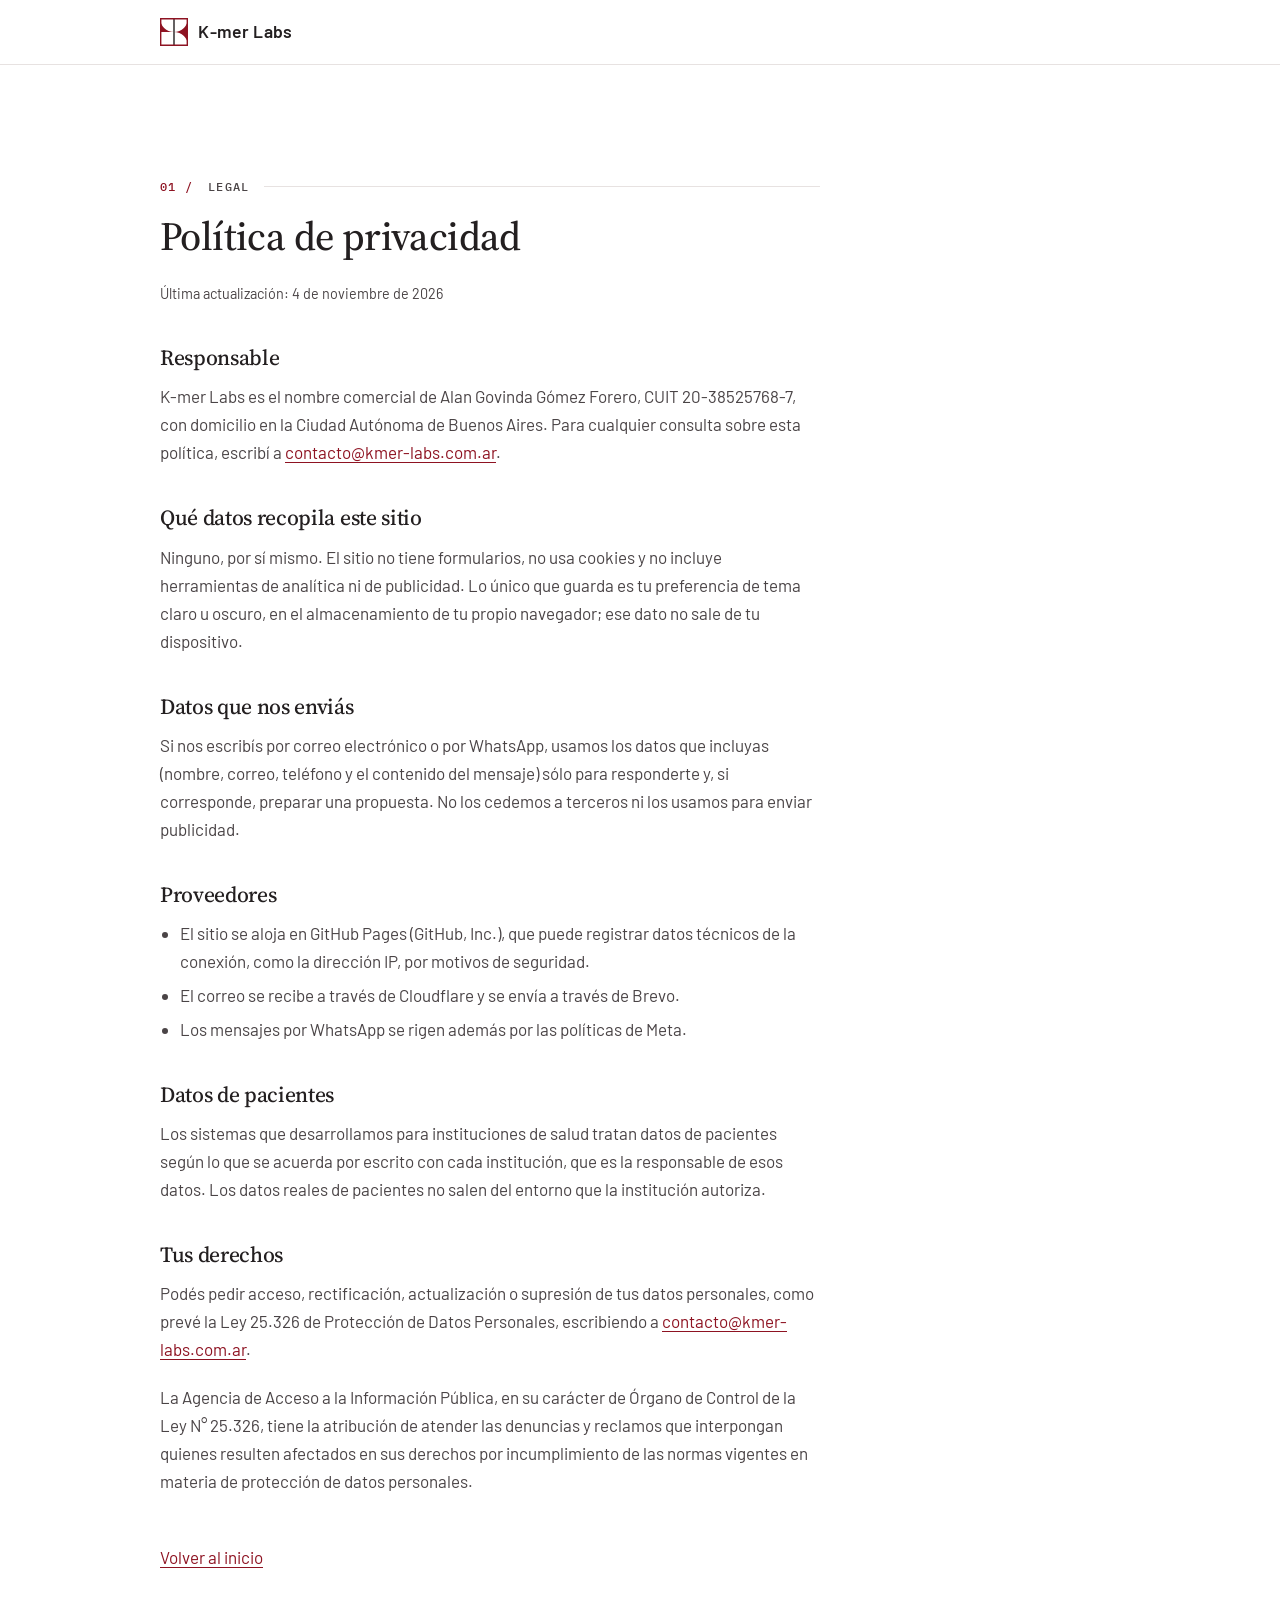
<file: privacidad.html>
<!DOCTYPE html>
<html lang="es-AR">

<head>
    <meta charset="UTF-8">
    <meta name="viewport" content="width=device-width, initial-scale=1.0">
    <title>Política de privacidad | K-mer Labs</title>
    <meta name="description" content="Qué datos trata el sitio de K-mer Labs, para qué y cómo ejercer los derechos de la Ley 25.326.">
    <link rel="canonical" href="https://kmer-labs.com.ar/privacidad.html">
    <link rel="icon" href="favicon.ico" sizes="32x32">
    <link rel="icon" href="favicon.svg" type="image/svg+xml">
    <link rel="icon" href="favicon-192.png" sizes="192x192" type="image/png">
    <link rel="apple-touch-icon" href="apple-touch-icon.png">

    <script>
        (function () {
            try {
                var saved = localStorage.getItem('theme');
                if (saved === 'dark' || saved === 'light') {
                    document.documentElement.setAttribute('data-theme', saved);
                }
            } catch (e) { /* localStorage bloqueado: queda la preferencia del sistema */ }
        }());
    </script>

    <link rel="stylesheet" href="styles.css?v=21">
</head>

<body>
    <a class="skip-link" href="#main">Saltar al contenido</a>

    <svg width="0" height="0" style="position:absolute" aria-hidden="true" focusable="false">
        <symbol id="kmer-mark" viewBox="0 0 100 100">
            <path style="fill:var(--mark-red)" d="M0 0A50 50 0 0 0 50 50H0Z" />
            <path style="fill:var(--mark-red)" d="M100 0V100A50 50 0 0 0 50 50A50 50 0 0 0 100 0Z" />
            <path style="fill:none;stroke:var(--mark-line);stroke-width:var(--mark-stroke, 1.9)" d="M50 0V100" />
            <path style="fill:none;stroke:var(--mark-red);stroke-width:var(--mark-stroke, 1.9)" d="M2.5 2.5H97.5V97.5H2.5Z" />
        </symbol>
    </svg>

    <!-- Las páginas internas llevan sólo la marca, que vuelve al inicio -->
    <nav class="nav" aria-label="Principal">
        <div class="wrap">
            <div class="nav__bar">
                <a class="nav__brand" href="./">
                    <svg class="brand-mark" viewBox="0 0 100 100" aria-hidden="true"><use href="#kmer-mark" /></svg>
                    K-mer Labs
                </a>
            </div>
        </div>
    </nav>

    <!-- Escrita sobre lo que el sitio hace de verdad: sin formularios, sin cookies,
         sin analítica. Si algo de eso cambia, esta página cambia con él. -->
    <main class="section" id="main">
        <div class="wrap">
            <div class="prose">
                <p class="section__label">Legal</p>
                <h1 class="section__title">Política de privacidad</h1>
                <p class="prose__date">Última actualización: 4 de noviembre de 2026</p>

                <h2>Responsable</h2>
                <p>
                    K-mer Labs es el nombre comercial de Alan Govinda Gómez Forero, CUIT 20-38525768-7, con
                    domicilio en la Ciudad Autónoma de Buenos Aires. Para cualquier consulta sobre esta política,
                    escribí a <a href="mailto:contacto@kmer-labs.com.ar">contacto@kmer-labs.com.ar</a>.
                </p>

                <h2>Qué datos recopila este sitio</h2>
                <p>
                    Ninguno, por sí mismo. El sitio no tiene formularios, no usa cookies y no incluye herramientas
                    de analítica ni de publicidad. Lo único que guarda es tu preferencia de tema claro u oscuro, en
                    el almacenamiento de tu propio navegador; ese dato no sale de tu dispositivo.
                </p>

                <h2>Datos que nos enviás</h2>
                <p>
                    Si nos escribís por correo electrónico o por WhatsApp, usamos los datos que incluyas (nombre,
                    correo, teléfono y el contenido del mensaje) sólo para responderte y, si corresponde, preparar
                    una propuesta. No los cedemos a terceros ni los usamos para enviar publicidad.
                </p>

                <h2>Proveedores</h2>
                <ul>
                    <li>El sitio se aloja en GitHub Pages (GitHub, Inc.), que puede registrar datos técnicos de la
                        conexión, como la dirección IP, por motivos de seguridad.</li>
                    <li>El correo se recibe a través de Cloudflare y se envía a través de Brevo.</li>
                    <li>Los mensajes por WhatsApp se rigen además por las políticas de Meta.</li>
                </ul>

                <h2>Datos de pacientes</h2>
                <p>
                    Los sistemas que desarrollamos para instituciones de salud tratan datos de pacientes según lo
                    que se acuerda por escrito con cada institución, que es la responsable de esos datos. Los
                    datos reales de pacientes no salen del entorno que la institución autoriza.
                </p>

                <h2>Tus derechos</h2>
                <p>
                    Podés pedir acceso, rectificación, actualización o supresión de tus datos personales, como
                    prevé la Ley 25.326 de Protección de Datos Personales, escribiendo a
                    <a href="mailto:contacto@kmer-labs.com.ar">contacto@kmer-labs.com.ar</a>.
                </p>
                <p>
                    La Agencia de Acceso a la Información Pública, en su carácter de Órgano de Control de la Ley
                    N° 25.326, tiene la atribución de atender las denuncias y reclamos que interpongan quienes
                    resulten afectados en sus derechos por incumplimiento de las normas vigentes en materia de
                    protección de datos personales.
                </p>

                <p style="margin-top:3rem"><a href="./">Volver al inicio</a></p>
            </div>
        </div>
    </main>
</body>

</html>
</file>
<file: styles.css>
/* ============================================================
   K-mer Labs — hoja de estilos
   La misma base que alangomezforero.com.ar: sin frameworks, tokens en
   :root, tema claro/oscuro con override. La identidad sale de la tarjeta:
   rojo #8E1322, tinta #231F20, serif en los títulos y una sans de corte
   DIN para todo lo demás.
   ============================================================ */

/* ---------- Tipografías ---------- */
/* La tarjeta usa Sitka Heading y Bahnschrift, que vienen con Windows y no
   tienen licencia para web. Source Serif 4 y Barlow son las libres más
   parecidas. Se sirven desde el sitio: ninguna visita le pide nada a Google. */
@font-face {
    font-family: "Source Serif 4";
    src: url("fonts/source-serif-4-var.woff2") format("woff2");
    font-weight: 400 600;
    font-style: normal;
    font-display: swap;
}

@font-face {
    font-family: "Source Serif 4";
    src: url("fonts/source-serif-4-italic-400.woff2") format("woff2");
    font-weight: 400;
    font-style: italic;
    font-display: swap;
}

@font-face {
    font-family: "Barlow";
    src: url("fonts/barlow-400.woff2") format("woff2");
    font-weight: 400;
    font-display: swap;
}

@font-face {
    font-family: "Barlow";
    src: url("fonts/barlow-500.woff2") format("woff2");
    font-weight: 500;
    font-display: swap;
}

@font-face {
    font-family: "Barlow";
    src: url("fonts/barlow-600.woff2") format("woff2");
    font-weight: 600;
    font-display: swap;
}

/* IBM Plex Mono, para lo que en un sistema serían datos: rótulos, números y
   códigos. Es la pieza que le da al sitio el aire de instrumento. */
@font-face {
    font-family: "IBM Plex Mono";
    src: url("fonts/ibm-plex-mono-400.woff2") format("woff2");
    font-weight: 400;
    font-display: swap;
}

@font-face {
    font-family: "IBM Plex Mono";
    src: url("fonts/ibm-plex-mono-500.woff2") format("woff2");
    font-weight: 500;
    font-display: swap;
}

/* ---------- Tokens: tema claro (base) ---------- */
:root {
    color-scheme: light;   /* barras de scroll y controles nativos del mismo tema */

    --paper: #ffffff;
    --paper-raised: #ffffff;
    --photo-filter: none;
    --paper-sunken: #f6f3f2;
    --ink: #231f20;
    --ink-soft: #4a4446;
    --ink-muted: #6f6769;
    --rule: #e7e2e1;
    --rule-strong: #cfc8c7;
    --accent: #8e1322;
    --accent-hover: #6f0e1a;
    --accent-wash: #f7eced;
    --on-accent: #ffffff;
    --shadow: 0 1px 2px rgba(35, 31, 32, .05), 0 8px 24px -12px rgba(35, 31, 32, .12);

    /* El logo: en claro, los colores exactos de la tarjeta */
    --mark-red: #8e1322;
    --mark-line: #231f20;

    /* El rojo de fondo del dorso de la tarjeta: no cambia con el tema. Lo usan el
       contacto y el botón principal; --accent, que sí cambia, queda para texto. */
    --brand: #8e1322;
    --brand-hover: #6f0e1a;

    /* Árbol familiar: el lenguaje canónico es blanco y negro */

    /* La retícula de fondo y las líneas de construcción del logo */
    --grid: rgba(35, 31, 32, .07);
    --guide: rgba(35, 31, 32, .32);

    /* Esquinas casi rectas, como el cuadrado del logo */
    --radius: 2px;

    --font-display: "Source Serif 4", Georgia, "Times New Roman", serif;
    --font-body: "Barlow", system-ui, -apple-system, "Segoe UI", sans-serif;
    --font-mono: "IBM Plex Mono", ui-monospace, "SFMono-Regular", Menlo, Consolas, monospace;

    --measure: 66ch;
    --gutter: clamp(1rem, 5vw, 3rem);

    /* Movimiento: una curva y dos duraciones para todo el sitio. El logo
       del inicio tiene sus propios tiempos, trazo por trazo (index.html). */
    --ease-out: cubic-bezier(.22, 1, .36, 1);
    --dur-quick: 150ms;   /* respuesta a un gesto: hover, foco */
    --dur-base: 300ms;    /* cambio de estado */
}

/* ---------- Tokens: tema oscuro por preferencia del sistema ---------- */
@media (prefers-color-scheme: dark) {
    :root:not([data-theme="light"]) {
        color-scheme: dark;

        --paper: #141213;
        --paper-raised: #1d1a1b;
        --photo-filter: brightness(.85);   /* la foto blanca encandila sobre fondo oscuro */
        --paper-sunken: #0f0d0e;
        --ink: #f3eeee;
        --ink-soft: #cdc5c6;
        --ink-muted: #968d8f;
        --rule: #332e30;
        --rule-strong: #4b4446;
        --accent: #e8828c;
        --accent-hover: #f09ba3;
        --accent-wash: #2b1a1d;
        --on-accent: #1c0a0d;
        --brand-hover: #a81b2e;   /* en oscuro el hover aclara */
        --shadow: 0 1px 2px rgba(0, 0, 0, .3), 0 8px 24px -12px rgba(0, 0, 0, .6);

        /* el rojo de la tarjeta se pierde sobre negro: sube un poco, sin irse al rosa */
        --mark-red: #c23345;
        --mark-line: #f3eeee;


        --grid: rgba(243, 238, 238, .06);
        --guide: rgba(243, 238, 238, .3);
    }
}

/* ---------- Tokens: tema oscuro por elección explícita ---------- */
:root[data-theme="dark"] {
    color-scheme: dark;

    --paper: #141213;
    --paper-raised: #1d1a1b;
    --photo-filter: brightness(.85);
    --paper-sunken: #0f0d0e;
    --ink: #f3eeee;
    --ink-soft: #cdc5c6;
    --ink-muted: #968d8f;
    --rule: #332e30;
    --rule-strong: #4b4446;
    --accent: #e8828c;
    --accent-hover: #f09ba3;
    --accent-wash: #2b1a1d;
    --on-accent: #1c0a0d;
    --brand-hover: #a81b2e;
    --shadow: 0 1px 2px rgba(0, 0, 0, .3), 0 8px 24px -12px rgba(0, 0, 0, .6);

    --mark-red: #c23345;
    --mark-line: #f3eeee;


    --grid: rgba(243, 238, 238, .06);
    --guide: rgba(243, 238, 238, .3);
}

/* ---------- Reset acotado ---------- */
*, *::before, *::after { box-sizing: border-box; }

body {
    margin: 0;
    background: var(--paper);
    color: var(--ink);
    font-family: var(--font-body);
    font-size: 1.0625rem;
    line-height: 1.65;
    -webkit-font-smoothing: antialiased;
    -moz-osx-font-smoothing: grayscale;
}

img, svg { max-width: 100%; }
img { height: auto; display: block; }

/* Peso 400-500 como el nombre de la tarjeta: la serif se sostiene sola */
h1, h2, h3 {
    font-family: var(--font-display);
    font-weight: 500;
    line-height: 1.12;
    letter-spacing: -.015em;
    margin: 0;
    text-wrap: balance;
}

p { margin: 0 0 1.15em; }
p:last-child { margin-bottom: 0; }

a { color: var(--accent); text-decoration-thickness: 1px; text-underline-offset: .18em; }
a:hover { color: var(--accent-hover); }

:focus-visible {
    outline: 2px solid var(--accent);
    outline-offset: 3px;
    border-radius: 2px;
}

html { scroll-behavior: smooth; scroll-padding-top: 4.5rem; }   /* que un #ancla no quede bajo la barra */

/* Sin transiciones en vez de transiciones cortas, y las animaciones corren
   una sola vez y sin demora: con la demora intacta, lo que se dibuja por
   partes (el logo del inicio) quedaría invisible hasta que le toque. */
@media (prefers-reduced-motion: reduce) {
    html { scroll-behavior: auto; }
    *, *::before, *::after {
        animation-duration: .01ms !important;
        animation-delay: 0s !important;
        animation-iteration-count: 1 !important;
        transition: none !important;
    }
}

/* ---------- Layout ---------- */
.wrap {
    width: 100%;
    max-width: 66rem;
    margin-inline: auto;
    padding-inline: var(--gutter);
}

.wrap--narrow { max-width: 46rem; }

.section { padding-block: clamp(4rem, 10vw, 7rem); }
.section + .section,
.hero + .section { border-top: 1px solid var(--rule); }
.section--sunken { background: var(--paper-sunken); }

/* El rótulo en mayúsculas espaciadas es el de la tarjeta, en mono, numerado
   y con una línea fina hasta el borde: «01 / QUÉ HACEMOS ———». El número lo
   pone un contador, así que reordenar secciones no obliga a renumerar. El
   rótulo de la portada no está en una .section y no lleva número. */
.section__label {
    display: flex;
    align-items: center;
    gap: .9rem;
    font-family: var(--font-mono);
    font-size: .72rem;
    font-weight: 500;
    letter-spacing: .12em;
    text-transform: uppercase;
    color: var(--ink-muted);
    margin: 0 0 1.1rem;
}

.section__label::after {
    content: "";
    flex: 1;
    height: 1px;
    background: var(--rule);
}

body { counter-reset: seccion; }

.section .section__label::before {
    counter-increment: seccion;
    content: counter(seccion, decimal-leading-zero) " /";
    color: var(--accent);
}

.section__title {
    font-size: clamp(1.75rem, 4vw, 2.5rem);
    margin-bottom: 1.5rem;
}

.lead {
    font-size: 1.2rem;
    color: var(--ink-soft);
    max-width: var(--measure);
}

/* ---------- Logo chico (barra y pie) ---------- */
/* Usa el <symbol> del principio del body. A este tamaño el trazo de la
   tarjeta quedaría en medio píxel, por eso --mark-stroke lo engrosa. */
.brand-mark {
    --mark-stroke: 5;
    width: 1.75rem;
    height: 1.75rem;
    flex-shrink: 0;
}

/* ---------- Navegación ---------- */
.nav {
    position: sticky;
    top: 0;
    z-index: 50;
    background: color-mix(in srgb, var(--paper) 88%, transparent);
    backdrop-filter: blur(10px);
    border-bottom: 1px solid var(--rule);
}

.nav__bar {
    display: flex;
    align-items: center;
    justify-content: space-between;
    gap: 1rem;
    min-height: 4rem;
}

.nav__brand {
    display: inline-flex;
    align-items: center;
    gap: .65rem;
    font-size: 1.1rem;
    font-weight: 600;
    letter-spacing: .01em;
    color: var(--ink);
    text-decoration: none;
}

.nav__brand:hover { color: var(--ink); }

.nav__right { display: flex; align-items: center; gap: .35rem; }

.nav__links { display: flex; align-items: center; gap: 1.75rem; margin-right: .75rem; }

.nav__links a {
    color: var(--ink-soft);
    text-decoration: none;
    font-size: .95rem;
    font-weight: 500;
}

.nav__links a:hover { color: var(--accent); }

.icon-btn {
    display: inline-flex;
    align-items: center;
    justify-content: center;
    width: 2.5rem;
    height: 2.5rem;
    border: 1px solid transparent;
    border-radius: var(--radius);
    background: transparent;
    color: var(--ink-soft);
    cursor: pointer;
    transition: background var(--dur-quick) var(--ease-out), color var(--dur-quick) var(--ease-out);
}

.icon-btn:hover { background: var(--paper-sunken); color: var(--ink); }
.icon-btn svg { width: 1.15rem; height: 1.15rem; }

/* El icono del toggle depende del tema activo */
.icon-sun { display: none; }
.icon-moon { display: block; }

@media (prefers-color-scheme: dark) {
    :root:not([data-theme="light"]) .icon-sun { display: block; }
    :root:not([data-theme="light"]) .icon-moon { display: none; }
}

:root[data-theme="dark"] .icon-sun { display: block; }
:root[data-theme="dark"] .icon-moon { display: none; }
:root[data-theme="light"] .icon-sun { display: none; }
:root[data-theme="light"] .icon-moon { display: block; }

.nav__toggle { display: none; }

.nav__mobile {
    display: none;
    border-top: 1px solid var(--rule);
    padding-block: .5rem 1rem;
}

.nav__mobile.is-open { display: block; }

.nav__mobile a {
    display: block;
    padding: .7rem .25rem;
    color: var(--ink-soft);
    text-decoration: none;
    font-weight: 500;
    border-bottom: 1px solid var(--rule);
}

.nav__mobile a:last-child { border-bottom: 0; }

/* Con cinco enlaces el menú deja de entrar en una línea cerca de los 860px */
@media (max-width: 54rem) {
    .nav__links { display: none; }
    .nav__toggle { display: inline-flex; }
}

/* ---------- Hero ---------- */
.hero {
    position: relative;
    isolation: isolate;
    padding-block: clamp(3.5rem, 9vw, 6.5rem);
}

/* La retícula de fondo: fina y concentrada alrededor del logo; hacia el texto
   se desvanece para no competir con la lectura */
.hero::before {
    content: "";
    position: absolute;
    inset: 0;
    z-index: -1;
    background-image:
        linear-gradient(var(--grid) 1px, transparent 1px),
        linear-gradient(90deg, var(--grid) 1px, transparent 1px);
    background-size: 2.5rem 2.5rem;
    background-position: center;
    -webkit-mask-image: radial-gradient(ellipse 55% 80% at 78% 50%, #000 25%, transparent 72%);
    mask-image: radial-gradient(ellipse 55% 80% at 78% 50%, #000 25%, transparent 72%);
}

@media (max-width: 46rem) {
    .hero::before {
        -webkit-mask-image: radial-gradient(ellipse 70% 40% at 15% 12%, #000 20%, transparent 70%);
        mask-image: radial-gradient(ellipse 70% 40% at 15% 12%, #000 20%, transparent 70%);
    }
}

/* El texto a la izquierda y el logo grande a la derecha, que se dibuja
   solo. En el celular el logo va arriba, chico, como en la tarjeta. */
.hero__grid {
    display: grid;
    grid-template-columns: minmax(0, 1fr) auto;
    gap: 2rem clamp(2rem, 6vw, 5rem);
    align-items: center;
}

.hero .section__label { color: var(--ink); }

.hero__title {
    font-size: clamp(2.1rem, 5.6vw, 3.7rem);
    font-weight: 400;
    line-height: 1.06;
    letter-spacing: -.02em;
    margin-bottom: 1.5rem;
}

.hero .lead { margin-bottom: 2.25rem; }

.hero__mark {
    display: block;
    width: clamp(11rem, 26vw, 18.5rem);
    height: auto;
    overflow: visible;
}

@media (max-width: 46rem) {
    .hero__grid { grid-template-columns: minmax(0, 1fr); }
    .hero__mark { order: -1; width: 5.5rem; }
}

/* ---------- Logo del inicio, trazo por trazo ---------- */
/* pathLength="1" en cada trazo: un guion de largo 1 lo cubre entero y
   correrlo de 1 a 0 lo dibuja de punta a punta. Primero el marco, después
   el eje y al final las dos curvas de la K. --d es cuándo empieza cada
   pieza y --t cuánto tarda. Sin animación se ve entero. */
.hero__mark .mk-frame,
.hero__mark .mk-axis {
    fill: none;
    stroke-width: 1.9;
    stroke-dasharray: 1;
    animation: mark-draw var(--t, .8s) var(--ease-out) var(--d, 0s) both;
}

.hero__mark .mk-frame { stroke: var(--mark-red); }
.hero__mark .mk-axis { stroke: var(--mark-line); }

.hero__mark .mk-fill {
    fill: var(--mark-red);
    animation: mark-ink var(--t, .6s) var(--ease-out) var(--d, 0s) both;
}

/* La construcción aparece primero y el logo se dibuja encima. En el celular,
   con el logo chico, las guías sobran. */
.hero__mark .mk-guide {
    fill: none;
    stroke: var(--guide);
    stroke-width: .3;
    animation: mark-ink .9s var(--ease-out) both;
}

.hero__mark .mk-guide--dash { stroke-dasharray: 1.2 1.2; }

@media (max-width: 46rem) {
    .hero__mark .mk-guide { display: none; }
}

@keyframes mark-draw { from { stroke-dashoffset: 1; } to { stroke-dashoffset: 0; } }
@keyframes mark-ink { from { opacity: 0; } }

/* ---------- El nombre: el k-mer y el nanoporo ---------- */
/* Va al final, entre «Quién» y el contacto: abajo ya lo separa el rojo */
.kmer {
    border-top: 1px solid var(--rule);
    padding-block: clamp(3rem, 7vw, 4.5rem);
}

/* El texto a la izquierda y el poro a la derecha; en el celular, uno debajo del otro */
.kmer__grid {
    display: grid;
    grid-template-columns: minmax(0, 1fr) minmax(15rem, 25rem);
    gap: 2rem clamp(2rem, 6vw, 5rem);
    align-items: center;
}

@media (max-width: 46rem) {
    .kmer__grid { grid-template-columns: minmax(0, 1fr); }
}

.kmer__def {
    max-width: 60ch;
    margin: 0;
    font-size: 1.05rem;
    color: var(--ink-soft);
}

.kmer__def dfn {
    font-family: var(--font-display);
    font-style: normal;
    font-size: 1.15rem;
    color: var(--ink);
}

.kmer__fig { margin: 0; }

/* ---- el poro mínimo: todo en angstroms (ver index.html) ---- */
/* Los trazos finos no escalan con la figura: miden 1px a cualquier tamaño */
.poro-min { display: block; width: 100%; height: auto; overflow: visible; }

.pm-memb { fill: var(--paper-sunken); }

.pm-proteina {
    fill: color-mix(in srgb, var(--ink) 13%, var(--paper));
    stroke: color-mix(in srgb, var(--ink) 45%, var(--paper));
    stroke-width: 1;
    stroke-linejoin: round;
    vector-effect: non-scaling-stroke;
}

/* el péptido de CsgF, que agrega la segunda constricción, un tono más oscuro */
.pm-proteina--f {
    fill: color-mix(in srgb, var(--ink) 34%, var(--paper));
    stroke: color-mix(in srgb, var(--ink) 62%, var(--paper));
}

.pm-eje { stroke: var(--ink-soft); stroke-width: .6; }

/* cada base: una cápsula con su letra, del alto real de un nucleótido */
.pm-base { stroke: var(--ink); stroke-width: 4.4; stroke-linecap: round; }

.pm-letra {
    font-family: var(--font-mono);
    font-size: 4px;
    font-weight: 500;
    fill: var(--paper);
    text-anchor: middle;
    dominant-baseline: central;
}

/* la copia que se ve dentro de la ventana: lo que el poro está leyendo */
.pm-hebra--leida .pm-eje,
.pm-hebra--leida .pm-base { stroke: var(--mark-red); }
.pm-hebra--leida .pm-letra { fill: #fff; }

.pm-ventana,
.pm-guia {
    fill: none;
    stroke: var(--accent);
    stroke-width: 1.2;
    vector-effect: non-scaling-stroke;
}

.pm-kmer { font-family: var(--font-mono); font-size: 7px; font-weight: 500; fill: var(--accent); }
.pm-k { font-family: var(--font-mono); font-size: 4.6px; fill: var(--ink-muted); }

/* La hebra baja 16 bases (16 × 6,3 Å) en 8 segundos y vuelve a empezar.
   Con movimiento reducido queda quieta (la regla general de arriba). */
.pm-hebra { animation: hebra-baja 8s linear infinite; }

@keyframes hebra-baja { to { transform: translateY(100.8px); } }

.kmer__cap {
    margin-top: 1rem;
    padding-top: .9rem;
    border-top: 1px solid var(--rule);
    font-family: var(--font-mono);
    font-size: .72rem;
    color: var(--ink-muted);
}

/* ---------- Botones ---------- */
.btn-row { display: flex; flex-wrap: wrap; gap: .75rem; }

.btn {
    display: inline-flex;
    align-items: center;
    gap: .5rem;
    padding: .75rem 1.4rem;
    border-radius: var(--radius);
    font-size: 1rem;
    font-weight: 600;
    letter-spacing: .01em;
    text-decoration: none;
    border: 1px solid transparent;
    cursor: pointer;
    transition: background var(--dur-quick) var(--ease-out), border-color var(--dur-quick) var(--ease-out),
        color var(--dur-quick) var(--ease-out);
}

.btn svg { width: 1.05em; height: 1.05em; flex-shrink: 0; }

.btn--primary { background: var(--brand); color: #fff; }
.btn--primary:hover { background: var(--brand-hover); color: #fff; }

.btn--ghost { border-color: var(--rule-strong); color: var(--ink); background: transparent; }
.btn--ghost:hover { background: var(--paper-sunken); color: var(--ink); border-color: var(--ink-muted); }

/* ---------- Servicios ---------- */
.cards {
    display: grid;
    grid-template-columns: 1fr;
    gap: 1.25rem;
    margin-top: 2.5rem;
}

.card {
    background: var(--paper-raised);
    border: 1px solid var(--rule);
    border-radius: var(--radius);
    padding: 1.75rem;
    display: flex;
    flex-direction: column;
    gap: .75rem;
}

/* El número va en el rojo de la tarjeta, como los rótulos CEL / MAIL / WEB */
.card__num {
    font-family: var(--font-mono);
    font-size: .75rem;
    font-weight: 500;
    letter-spacing: .14em;
    color: var(--accent);
    margin: 0;
    font-variant-numeric: tabular-nums;
}

.card h3 { font-size: 1.35rem; }

.card p { font-size: 1rem; color: var(--ink-soft); margin: 0; }

/* Son cinco: en dos columnas la última ocupa el ancho entero, y en la pantalla
   ancha quedan dos arriba y tres abajo sobre una grilla de seis */
@media (min-width: 44rem) {
    .cards { grid-template-columns: repeat(2, minmax(0, 1fr)); }
    .card:last-child:nth-child(odd) { grid-column: 1 / -1; }
}

/* Número, título y texto comparten filas con las tarjetas vecinas: si un título
   ocupa dos líneas, las descripciones siguen empezando a la misma altura */
@media (min-width: 62rem) {
    .cards { grid-template-columns: repeat(6, minmax(0, 1fr)); }
    .card {
        grid-column: span 2;
        grid-row: span 3;
        display: grid;
        grid-template-rows: subgrid;
        row-gap: .75rem;
    }
    .card:nth-child(-n + 2) { grid-column: span 3; }
    .card:last-child:nth-child(odd) { grid-column: span 2; }
}

/* ---------- Para quién ---------- */
/* Cuatro columnas en la pantalla ancha, cada una bajo una línea roja corta,
   como la de la tarjeta de imprenta */
.audience {
    list-style: none;
    margin: 2.5rem 0 0;
    padding: 0;
    display: grid;
    grid-template-columns: repeat(auto-fit, minmax(min(100%, 12.5rem), 1fr));
    gap: 2rem clamp(1.5rem, 3vw, 2.25rem);
}

.audience li {
    padding-top: 1.25rem;
    border-top: 2px solid var(--accent);
}

.audience h3 { font-size: 1.25rem; margin-bottom: .6rem; }
.audience p { margin: 0; font-size: 1rem; color: var(--ink-soft); }

/* ---------- Cómo trabajamos ---------- */
/* Los pasos: el número en el margen, en el renglón del título */
.steps {
    list-style: none;
    margin: clamp(2.5rem, 6vw, 3.5rem) 0 0;
    padding: 0;
    display: grid;
    grid-template-columns: repeat(auto-fit, minmax(min(100%, 24rem), 1fr));
    gap: clamp(2rem, 5vw, 2.75rem) clamp(2rem, 5vw, 3.5rem);
    counter-reset: paso;
}

.steps__item {
    counter-increment: paso;
    display: grid;
    grid-template-columns: 2.5rem minmax(0, 1fr);
    column-gap: 1rem;
    /* título, texto y resultado: filas compartidas con el paso de al lado */
    grid-row: span 3;
    grid-template-rows: subgrid;
    row-gap: 0;
}

.steps__item > * { grid-column: 2; }

.steps__item::before {
    content: counter(paso, decimal-leading-zero);
    grid-column: 1;
    grid-row: 1;
    font-family: var(--font-mono);
    font-size: 1rem;
    font-weight: 500;
    line-height: 1.75rem;   /* el renglón del título, para que compartan línea */
    color: var(--accent);
}

.steps__item h3 { font-size: 1.3rem; line-height: 1.35; margin-bottom: .5rem; }
.steps__item p { color: var(--ink-soft); margin: 0; }

/* Con qué cierra cada etapa: rótulo en mono, como los de sección */
.steps__item .steps__out {
    margin: 1.1rem 0 0;
    padding-top: .85rem;
    border-top: 1px solid var(--rule);
    font-size: .95rem;
    color: var(--ink);
}

.steps__out span {
    display: block;
    margin-bottom: .3rem;
    font-family: var(--font-mono);
    font-size: .68rem;
    font-weight: 500;
    letter-spacing: .12em;
    text-transform: uppercase;
    color: var(--accent);
}

/* ---------- Seguridad y datos: la franja oscura ---------- */
/* Tinta de la tarjeta de fondo, con colores fijos: en el tema oscuro sigue
   siendo un poco más clara que el papel, así que se distingue igual. */
.section--ink {
    background-color: #231f20;
    background-image:
        linear-gradient(rgba(255, 255, 255, .035) 1px, transparent 1px),
        linear-gradient(90deg, rgba(255, 255, 255, .035) 1px, transparent 1px);
    background-size: 2.5rem 2.5rem;
    background-position: center top;
    color: #f3eeee;
}

.section + .section--ink,
.section--ink + .section { border-top: 0; }

.section--ink .section__label { color: #b8adaf; }
.section--ink .section__label::before { color: #e8828c; }
.section--ink .section__label::after { background: rgba(255, 255, 255, .14); }
.section--ink .section__title { color: #fff; }
.section--ink .lead { color: #d9d0d1; }
.section--ink :focus-visible { outline-color: #fff; }

.practices {
    list-style: none;
    margin: clamp(2.5rem, 6vw, 3.25rem) 0 0;
    padding: 0;
    display: grid;
    grid-template-columns: repeat(auto-fit, minmax(min(100%, 19rem), 1fr));
    gap: 1.75rem clamp(2rem, 5vw, 3rem);
}

/* el tilde al margen, a la altura del título */
.practices li {
    display: grid;
    grid-template-columns: 1.25rem minmax(0, 1fr);
    column-gap: .85rem;
    align-items: start;
    align-content: start;   /* sin esto, el ítem corto reparte el alto de su vecino entre sus filas */
}

.practices svg {
    grid-row: 1 / span 2;
    width: 1.25rem;
    height: 1.25rem;
    margin-top: .2rem;
    color: #e8828c;
}

.practices h3 { font-size: 1.2rem; color: #fff; margin-bottom: .3rem; }
.practices p { margin: 0; font-size: 1rem; color: #cbc2c3; }

.compliance {
    display: grid;
    grid-template-columns: repeat(auto-fit, minmax(min(100%, 22rem), 1fr));
    gap: 2rem clamp(2rem, 6vw, 4rem);
    margin-top: clamp(3rem, 7vw, 4rem);
    padding-top: 2.25rem;
    border-top: 1px solid rgba(255, 255, 255, .14);
}

.compliance h3 {
    font-family: var(--font-mono);
    font-size: .72rem;
    font-weight: 500;
    letter-spacing: .14em;
    text-transform: uppercase;
    color: #b8adaf;
    margin-bottom: .85rem;
}

.compliance p { color: #d9d0d1; margin-bottom: 1rem; }

.tags { list-style: none; margin: 0; padding: 0; display: flex; flex-wrap: wrap; gap: .5rem; }

.tags li {
    padding: .3rem .85rem;
    border: 1px solid rgba(255, 255, 255, .25);
    border-radius: var(--radius);
    font-family: var(--font-mono);
    font-size: .78rem;
    font-weight: 500;
    color: #f3eeee;
}

/* ---------- Quién ---------- */
.profile {
    display: grid;
    grid-template-columns: clamp(7rem, 16vw, 11rem) minmax(0, 40rem);
    gap: clamp(1.25rem, 4vw, 2.5rem);
    align-items: center;
}

.profile__photo {
    width: 100%;
    height: auto;
    aspect-ratio: 1;
    object-fit: cover;
    border-radius: 50%;
    border: 1px solid var(--rule);
    filter: var(--photo-filter);
}

.profile .section__title { margin-bottom: .75rem; }
.profile p { color: var(--ink-soft); }
.profile .lead { color: var(--ink); }
.profile p:last-child { margin-bottom: 0; }

/* En el celular la foto queda chica al lado del nombre, como en la tarjeta */
@media (max-width: 30rem) {
    .profile { grid-template-columns: 5.5rem minmax(0, 1fr); align-items: start; }
}

/* ---------- Contacto: el dorso de la tarjeta ---------- */
.contact {
    background: var(--brand);
    color: #fff;
}

.section + .contact { border-top: 0; }

.contact .section__label { color: rgba(255, 255, 255, .75); }
.contact .section__label::before { color: #fff; }
.contact .section__label::after { background: rgba(255, 255, 255, .3); }
.contact .section__title { color: #fff; }
.contact .lead { color: rgba(255, 255, 255, .88); margin-bottom: 2rem; }

/* Sobre el rojo el foco rojo no se ve */
.contact :focus-visible { outline-color: #fff; }

.contact__mail {
    font-family: var(--font-display);
    font-size: clamp(1.5rem, 4.5vw, 2.4rem);
    color: #fff;
    text-decoration: none;
    border-bottom: 2px solid rgba(255, 255, 255, .5);
    padding-bottom: .15rem;
    overflow-wrap: anywhere;
}

.contact__mail:hover { color: #fff; border-bottom-color: #fff; }

.contact__phone {
    margin-top: 1.25rem;
    color: rgba(255, 255, 255, .88);
}

.contact__phone a { color: #fff; font-weight: 600; }
.contact__phone a:hover { color: #fff; }

.contact .btn-row { margin-top: 2.25rem; }

.btn--light { background: #fff; color: var(--brand); }
.btn--light:hover { background: #f3e4e6; color: var(--brand); }

.btn--outline-light { border-color: rgba(255, 255, 255, .55); color: #fff; }
.btn--outline-light:hover { background: rgba(255, 255, 255, .1); border-color: #fff; color: #fff; }

/* ---------- Pie ---------- */
/* La marca a la izquierda y tres columnas; en el celular la marca ocupa la
   fila de arriba y las columnas quedan de a dos */
.foot {
    padding-block: clamp(3rem, 7vw, 4rem) 2rem;
    font-size: .92rem;
    color: var(--ink-muted);
}

/* La columna de contacto toma el ancho de la dirección de correo, para que no
   se corte en el guion de kmer-labs; en el celular va sola en su renglón */
.foot__grid {
    display: grid;
    grid-template-columns: minmax(0, 1.6fr) auto repeat(2, minmax(0, 1fr));
    gap: 2rem clamp(1.5rem, 4vw, 3rem);
}

@media (max-width: 62rem) {
    .foot__grid { grid-template-columns: auto repeat(2, minmax(0, 1fr)); }
    .foot__grid > :first-child { grid-column: 1 / -1; }
}

@media (max-width: 46rem) {
    .foot__grid { grid-template-columns: repeat(2, minmax(0, 1fr)); }
    .foot__grid > :nth-child(-n + 2) { grid-column: 1 / -1; }
}

.foot__brand {
    display: inline-flex;
    align-items: center;
    gap: .6rem;
    color: var(--ink);
    font-size: 1.05rem;
    font-weight: 600;
}

.foot__tag { margin: .9rem 0 0; line-height: 1.55; }

.foot__h {
    font-family: var(--font-mono);
    font-size: .7rem;
    font-weight: 500;
    line-height: 1.3;
    letter-spacing: .14em;
    text-transform: uppercase;
    color: var(--ink);
    margin: 0 0 .85rem;
}

.foot__list { list-style: none; margin: 0; padding: 0; display: grid; gap: .5rem; }
.foot__list a { overflow-wrap: anywhere; }

.foot a { color: var(--ink-muted); text-decoration: none; }
.foot a:hover { color: var(--accent); text-decoration: underline; }

.foot__legal {
    margin: clamp(2rem, 5vw, 3rem) 0 0;
    padding-top: 1.5rem;
    border-top: 1px solid var(--rule);
    font-family: var(--font-mono);
    font-size: .74rem;
}

/* ---------- Página legal ---------- */
.prose { max-width: var(--measure); }
.prose h2 { font-size: 1.35rem; margin: 2.5rem 0 .75rem; }
.prose p, .prose li { color: var(--ink-soft); }
.prose ul { padding-left: 1.25rem; margin: 0 0 1.15em; }
.prose li + li { margin-top: .35rem; }
.prose__date { font-size: .9rem; color: var(--ink-muted); }

.sr-only {
    position: absolute;
    width: 1px; height: 1px;
    padding: 0; margin: -1px;
    overflow: hidden;
    clip: rect(0 0 0 0);
    white-space: nowrap;
    border: 0;
}

.skip-link {
    position: absolute;
    left: .5rem;
    top: -3rem;
    z-index: 100;
    background: var(--accent);
    color: var(--on-accent);
    padding: .55rem 1rem;
    border-radius: .4rem;
    text-decoration: none;
    transition: top var(--dur-quick) var(--ease-out);
}

.skip-link:focus { top: .5rem; color: var(--on-accent); }

/* ---------- Aparición al bajar ---------- */
/* Lo que está más abajo sube y se aclara al entrar en pantalla. Lo maneja el
   scroll, no un reloj: termina cuando el elemento ya subió un quinto de la
   pantalla y un enlace a #quien llega con la sección completa. Sin soporte
   (Firefox, por ahora), con movimiento reducido o al imprimir, todo está
   quieto desde el principio. */
@supports (animation-timeline: view()) {
    @media screen and (prefers-reduced-motion: no-preference) {
        .section .section__label,
        .section .section__title,
        .section .lead,
        .audience li,
        .steps__item,
        .card {
            animation: rise var(--ease-out) both;
            animation-timeline: view();   /* después del atajo: animation lo resetea */
            animation-range: cover 0% cover 20%;
        }

        /* las piezas de una misma fila, escalonadas */
        .card:nth-child(even),
        .steps__item:nth-child(even) { animation-range: cover 3% cover 23%; }
    }
}

@keyframes rise { from { opacity: 0; translate: 0 1.5rem; } }
</file>
